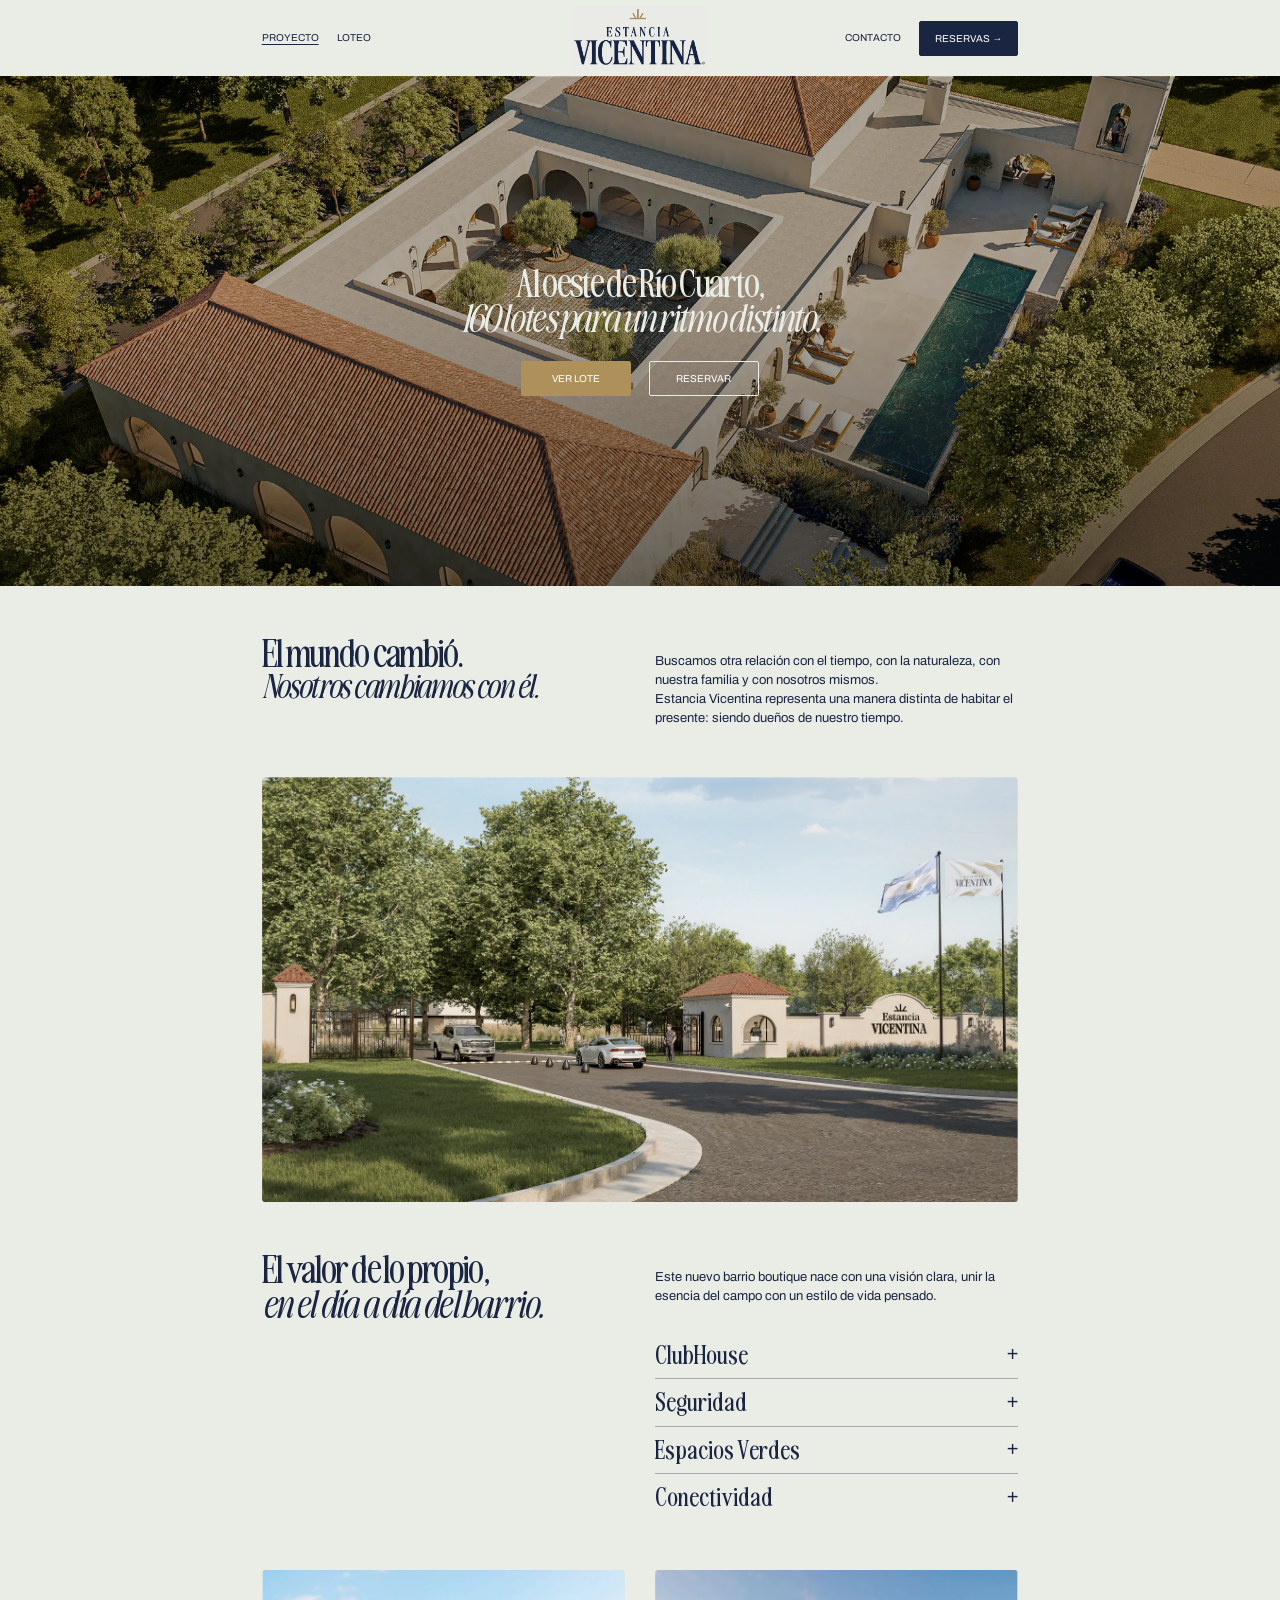
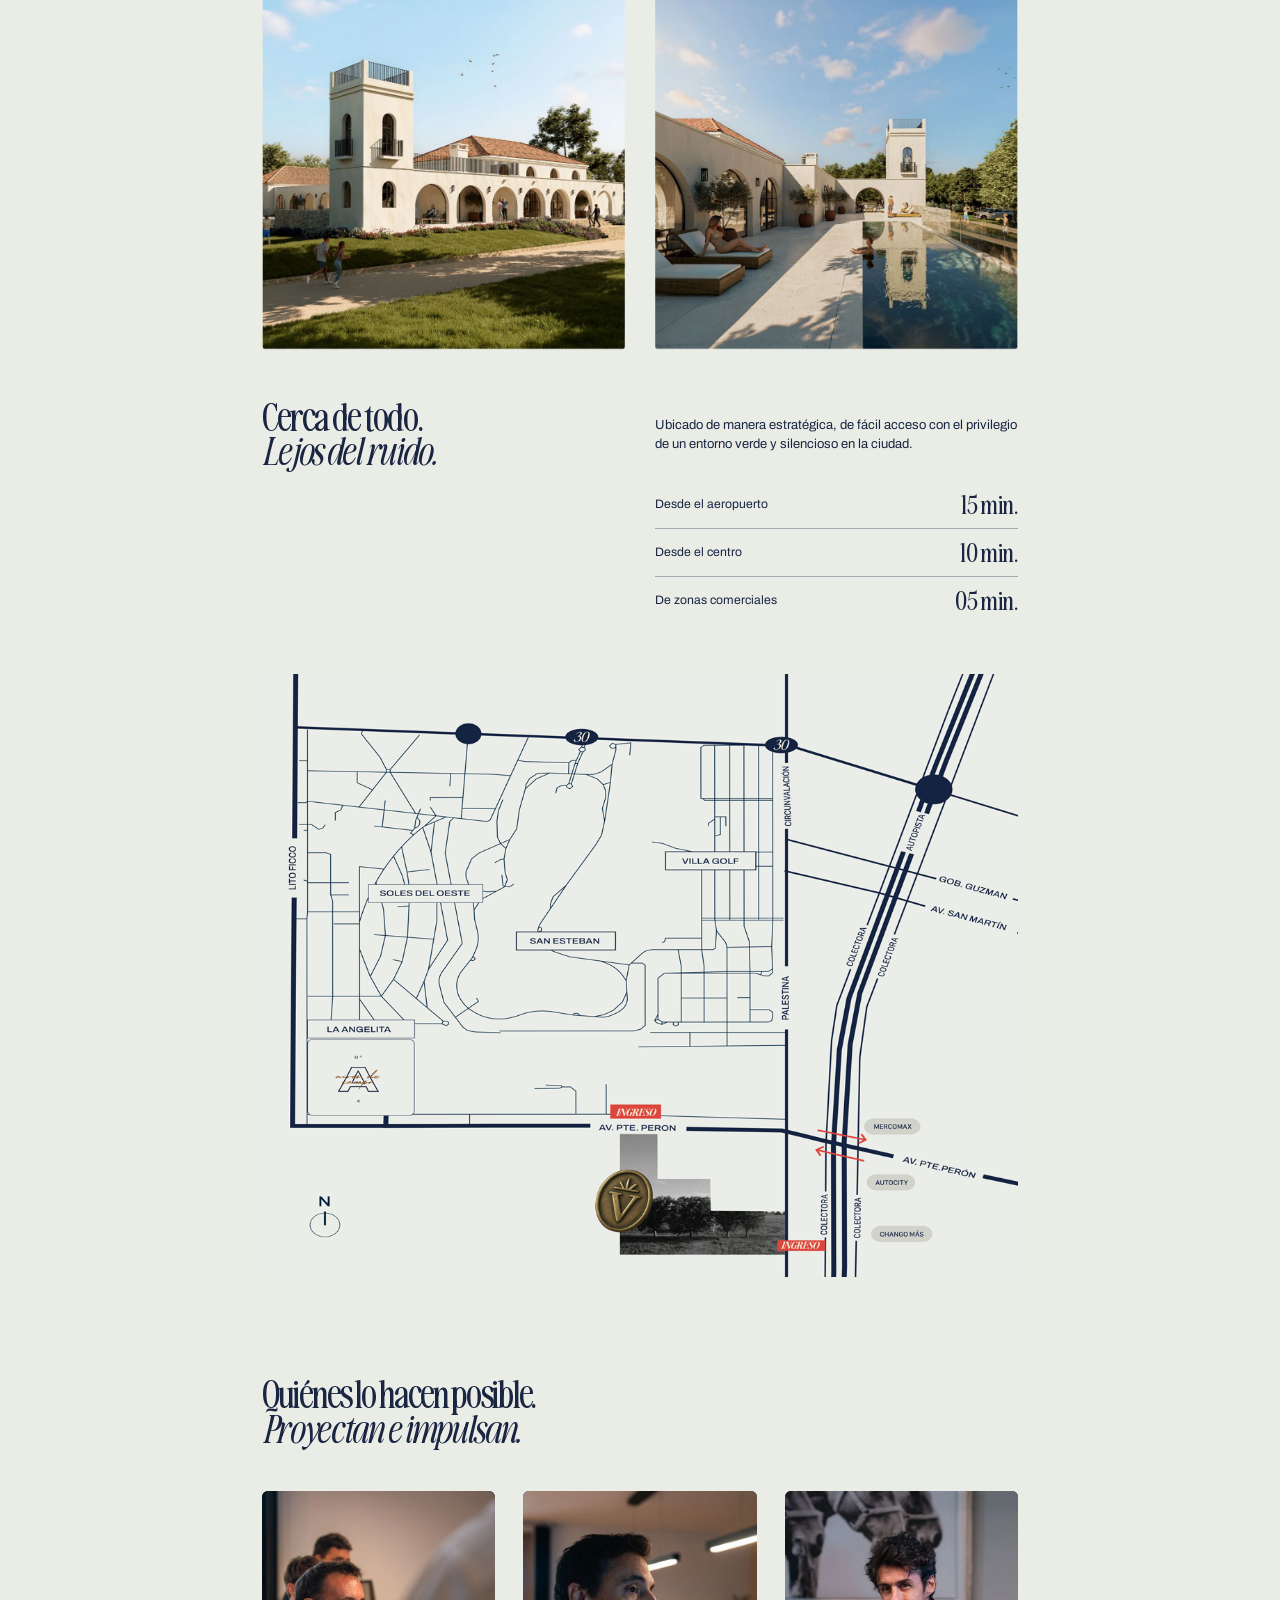
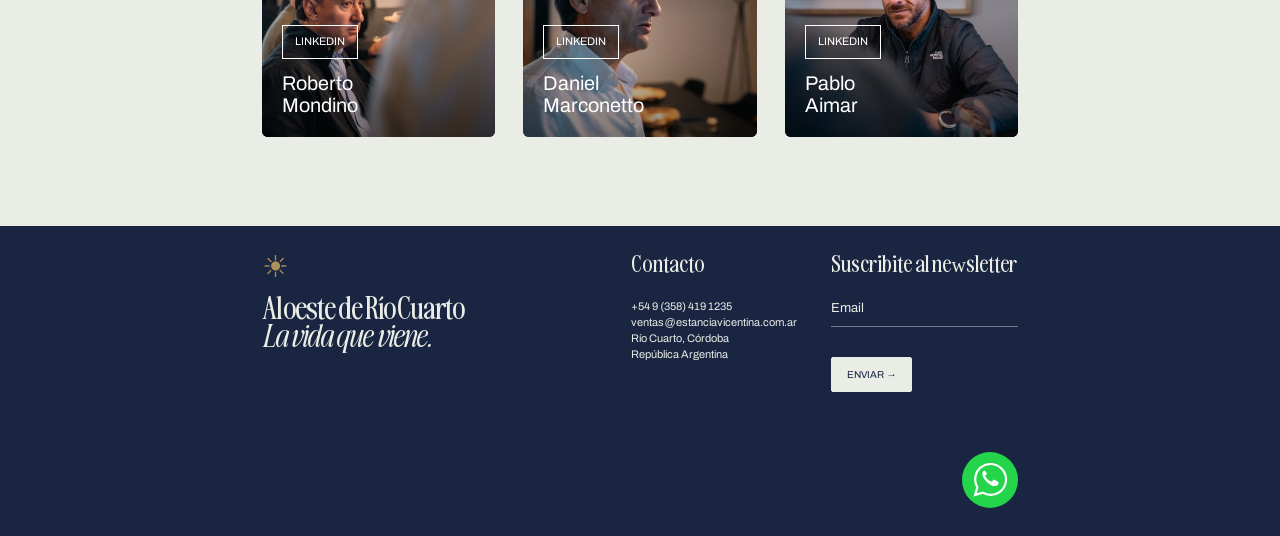
<file: estancia-vicentina/index.html>
<!doctype html>
<html lang="es-AR">
  <head>
    <meta charset="utf-8">
    <meta name="viewport" content="width=device-width, initial-scale=1">
    <title>Estancia Vicentina | La vida que viene</title>
    <meta name="description" content="Estancia Vicentina. 160 lotes al oeste de Río Cuarto, Córdoba. Conocé el proyecto, el loteo y las condiciones de pago.">
    <meta name="theme-color" content="#192541">
    <meta property="og:title" content="Estancia Vicentina | La vida que viene">
    <meta property="og:description" content="Al oeste de Río Cuarto. La vida que viene.">
    <meta property="og:type" content="website">
    <meta property="og:locale" content="es_AR">
    <meta property="og:image" content="assets/images/hero-home.webp">
    <link rel="icon" href="assets/images/logo.webp">
    <link rel="stylesheet" href="assets/css/styles.css">
    <script src="configuracion.js" defer>
    </script>
    <script src="assets/js/analytics.js" defer>
    </script>
    <script src="assets/js/app.js" defer>
    </script>
  </head>
  <body data-page="home">
    <a class="skip" href="#contenido">Saltar al contenido</a>
    <header class="site-header">
      <nav class="container nav" aria-label="Navegación principal">
        <div class="nav-left">
          <a href="index.html" data-page="home">PROYECTO</a>
          <a href="loteo.html" data-page="loteo">LOTEO</a>
        </div>
        <a class="brand" href="index.html" aria-label="Estancia Vicentina, inicio">
          <img src="assets/images/logo.webp" width="200" height="94" alt="Estancia Vicentina">
        </a>
        <div class="nav-right">
          <a href="contacto.html" data-page="contacto">CONTACTO</a>
          <a class="button" href="contacto.html#consulta" data-track="cta_click" data-label="Reservas menú">RESERVAS →</a>
        </div>
        <button class="menu-toggle" aria-expanded="false" aria-controls="mobile-menu" aria-label="Abrir menú">☰</button>
      </nav>
      <nav id="mobile-menu" class="mobile-menu" aria-label="Navegación móvil" hidden>
        <a href="index.html">Proyecto</a>
        <a href="loteo.html">Loteo</a>
        <a href="contacto.html">Contacto</a>
        <a href="contacto.html#consulta">Reservas →</a>
      </nav>
    </header>
    <main id="contenido">
      <section class="hero home-hero">
        <img src="assets/images/hero-home.webp" alt="Vista aérea del clubhouse de Estancia Vicentina" fetchpriority="high">
        <div class="hero-content">
          <h1>
            <span class="" data-content="hero">Al oeste de Río Cuarto,</span>
            <em class="" data-content="hero_italica">160 lotes para un ritmo distinto.</em>
          </h1>
          <div class="hero-actions">
            <a class="button gold" href="loteo.html" data-track="cta_click" data-label="VER LOTE">VER LOTE</a>
            <a class="button outline" href="contacto.html#consulta" data-track="cta_click" data-label="RESERVAR">RESERVAR</a>
          </div>
        </div>
      </section>
      <div class="container body-content">
        <section class="split">
          <h2>
  <span data-content="cambio">El mundo cambió.</span>
  <em class="titulo-cambio" data-content="cambio_italica">
    Nosotros cambiamos con él.
  </em>
</h2>
          <p class="" data-content="cambio_texto">Buscamos otra relación con el tiempo, con la naturaleza, con nuestra familia y con nosotros mismos.
          Estancia Vicentina representa una manera distinta de habitar el presente: siendo dueños de nuestro tiempo.</p>
        </section>
        <img class="wide" src="assets/images/ingreso.webp" alt="Portal de ingreso rodeado de árboles" loading="lazy" decoding="async">
        <section class="split">
          <h2>
            <span class="" data-content="valor">El valor de lo propio,</span>
            <em class="" data-content="valor_italica">en el día a día del barrio.</em>
          </h2>
          <div>
            <p class="" data-content="valor_texto">Este nuevo barrio boutique nace con una visión clara, unir la esencia del campo con un estilo de vida pensado.</p>
            <div class="accordion">
              <details >
                <summary>ClubHouse</summary>
                <p class="" data-content="home_club">Un lugar de encuentro para disfrutar del barrio.</p>
              </details>
              <details >
                <summary>Seguridad</summary>
                <p class="" data-content="home_seguridad">Monitoreo activo las 24 horas y control de velocidad en las calles internas.</p>
              </details>
              <details >
                <summary>Espacios Verdes</summary>
                <p class="" data-content="home_verde">Un entorno verde y silencioso para vivir el interior.</p>
              </details>
              <details >
                <summary>Conectividad</summary>
                <p class="" data-content="home_conectividad">Ubicación estratégica y de fácil acceso en Río Cuarto.</p>
              </details>
            </div>
          </div>
        </section>
        <div class="image-pair">
          <img class="wide" src="assets/images/clubhouse-vertical.webp" alt="Arquitectura del clubhouse" loading="lazy" decoding="async">
          <img class="wide" src="assets/images/piscina.webp" alt="Piscina y galería del clubhouse" loading="lazy" decoding="async">
        </div>
        <section class="split">
          <h2>
            <span class="" data-content="cerca">Cerca de todo.</span>
            <em class="" data-content="cerca_italica">Lejos del ruido.</em>
          </h2>
          <div>
            <p class="" data-content="cerca_texto">Ubicado de manera estratégica, de fácil acceso con el privilegio de un entorno verde y silencioso en la ciudad.</p>
            <dl class="distances">
              <div>
                <dt>Desde el aeropuerto</dt>
                <dd>15 min.</dd>
              </div>
              <div>
                <dt>Desde el centro</dt>
                <dd>10 min.</dd>
              </div>
              <div>
                <dt>De zonas comerciales</dt>
                <dd>05 min.</dd>
              </div>
            </dl>
          </div>
        </section>
       <img
  class="wide mapa-ubicacion"
  src="assets/images/ubicacion.webp.png"
  alt="Mapa de ubicación de Estancia Vicentina al oeste de Río Cuarto"
  loading="lazy"
  decoding="async"
>
<section class="team">
        <section class="team">
          <h2>
            <span class="" data-content="equipo">Quiénes lo hacen posible.</span>
            <em class="" data-content="equipo_italica">Proyectan e impulsan.</em>
          </h2>
          <div class="team-grid">
            <article class="person">
              <img class="portrait" src="assets/images/roberto-mondino.webp" alt="Roberto Mondino" loading="lazy" decoding="async">
              <div>
                <a class="linkedin" data-linkedin="roberto-mondino" hidden>LINKEDIN</a>
                <h3>Roberto<br>Mondino</h3>
              </div>
            </article>
            <article class="person">
              <img class="portrait" src="assets/images/daniel-marconetto.webp" alt="Daniel Marconetto" loading="lazy" decoding="async">
              <div>
                <a class="linkedin" data-linkedin="daniel-marconetto" hidden>LINKEDIN</a>
                <h3>Daniel<br>Marconetto</h3>
              </div>
            </article>
            <article class="person">
              <img class="portrait" src="assets/images/pablo-aimar.webp" alt="Pablo Aimar" loading="lazy" decoding="async">
              <div>
                <a class="linkedin" data-linkedin="pablo-aimar" hidden>LINKEDIN</a>
                <h3>Pablo<br>Aimar</h3>
              </div>
            </article>
          </div>
        </section>
      </div>
    </main>
    <footer class="site-footer">
      <div class="container">
        <div class="footer-grid">
          <div>
            <span class="sun" aria-hidden="true">☀</span>
            <h2>
              <span class="" data-content="footer_titulo">Al oeste de Río Cuarto</span>
              <em class="" data-content="footer_titulo_italica">La vida que viene.</em>
            </h2>
          </div>
          <div>
            <h3>Contacto</h3>
            <address>
              <a data-phone data-track="phone_click">
              </a>
              <a data-email data-track="email_click">
              </a>Río Cuarto, Córdoba<br>República Argentina</address>
            </div>
            <div>
              <h3>Suscribite al newsletter</h3>
              <form data-form="newsletter">
                <label class="sr-only" for="newsletter-email">Email</label>
                <input id="newsletter-email" type="email" name="email" placeholder="Email" required autocomplete="email" maxlength="254">
                <button class="button light" type="submit">ENVIAR →</button>
                <p class="form-status" role="status">
                </p>
              </form>
            </div>
          </div>
          <div class="footer-bottom">
            <div class="socials">
              <a data-social="facebook" aria-label="Facebook" hidden>f</a>
              <a data-social="instagram" aria-label="Instagram" hidden>◎</a>
              <a data-social="x" aria-label="X" hidden>𝕏</a>
            </div>
            <button class="privacy-settings" hidden>Preferencias de medición</button>
            <a class="whatsapp" data-whatsapp data-track="whatsapp_click" aria-label="Consultar por WhatsApp" target="_blank" rel="noopener noreferrer">
              <svg viewBox="0 0 32 32" aria-hidden="true">
                <path d="M26 6A14 14 0 0 0 4 23L2 30l7-2A14 14 0 0 0 26 6Z" fill="none" stroke="currentColor" stroke-width="2"/>
                  <path d="M11 8c-3 0-3 4-1 7s6 7 10 7c3 0 4-3 3-4l-4-2-2 2c-3-1-5-3-6-6l2-1Z" fill="currentColor"/>
                  </svg>
                </a>
              </div>
            </div>
          </footer>
          <div class="consent" hidden role="region" aria-label="Preferencias de medición">
            <p>¿Nos permitís medir las visitas y las consultas para mejorar nuestras campañas?</p>
            <button data-consent="granted">Aceptar</button>
            <button data-consent="denied">Rechazar</button>
          </div>
          <noscript>
            <p>Para enviar consultas desde esta página, activá JavaScript o escribinos a ventas@estanciavicentina.com.ar.</p>
          </noscript>
        </body>
      </html>
</file>
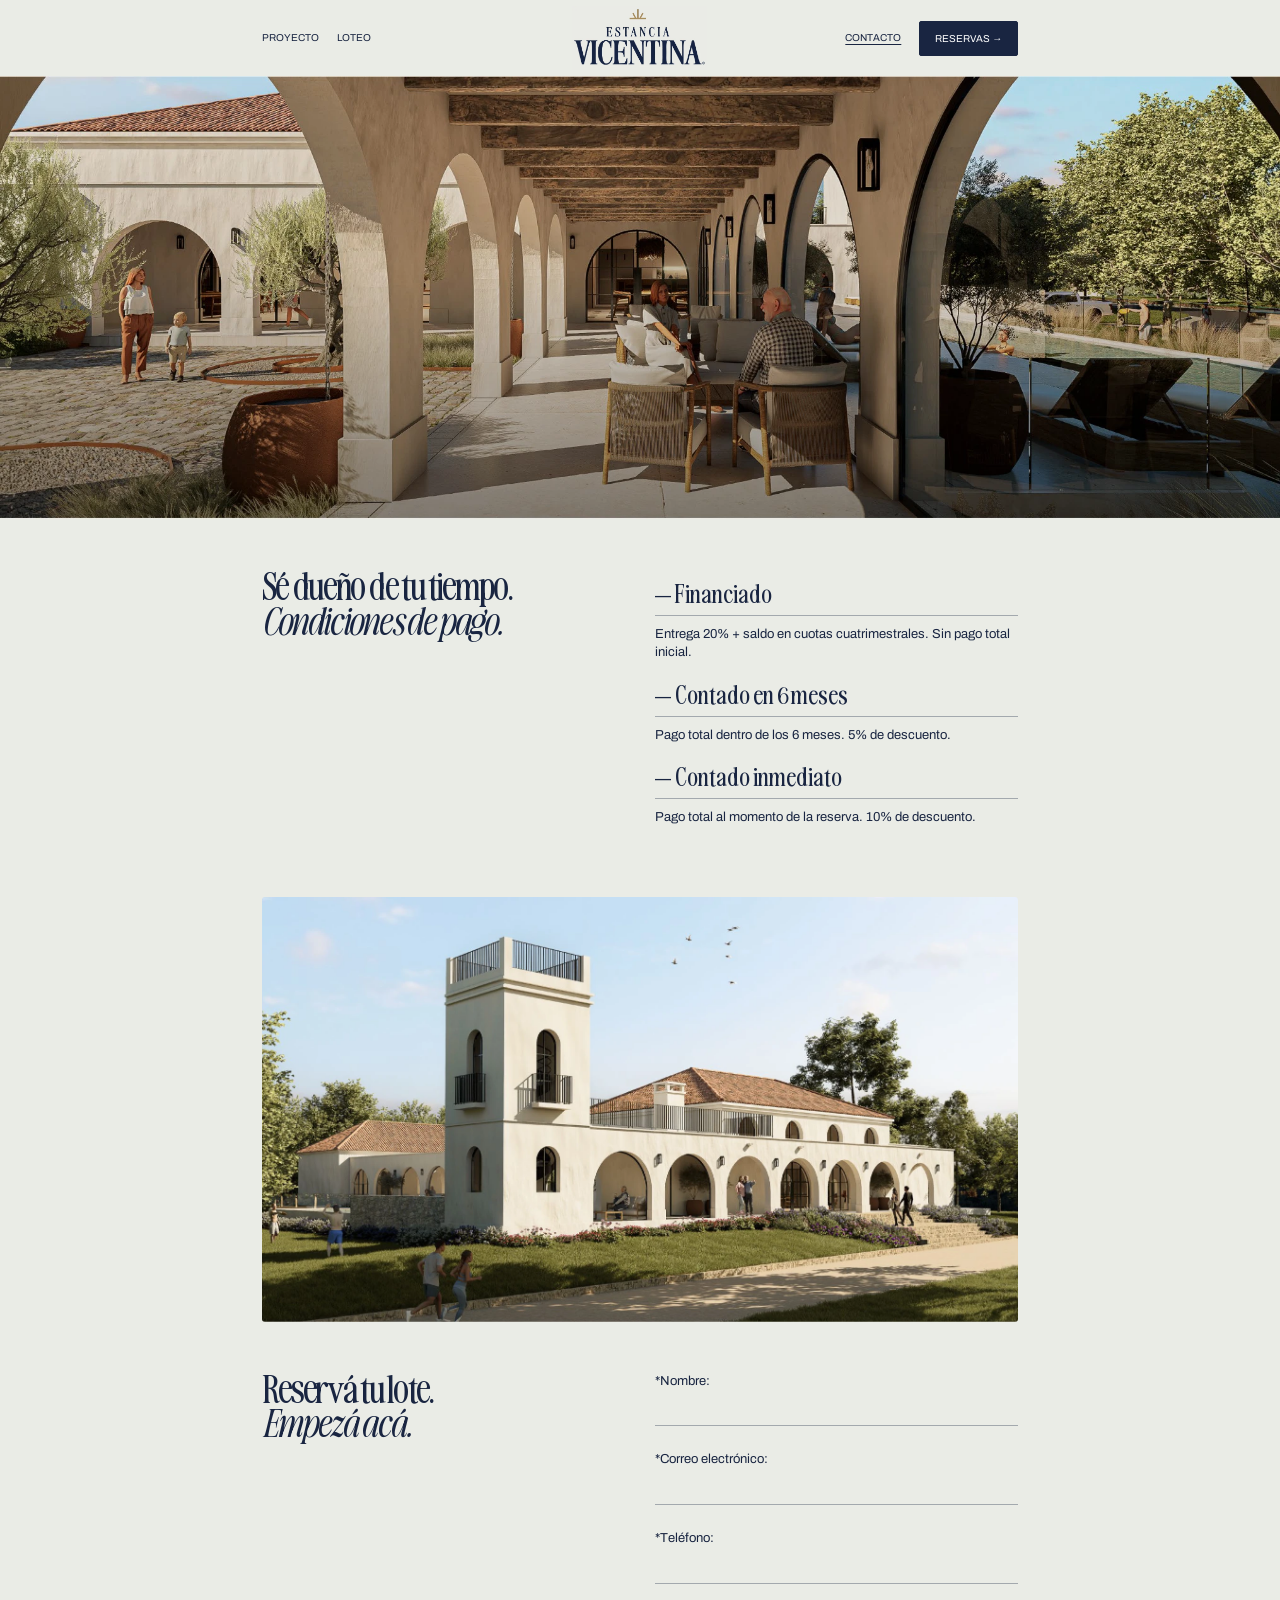
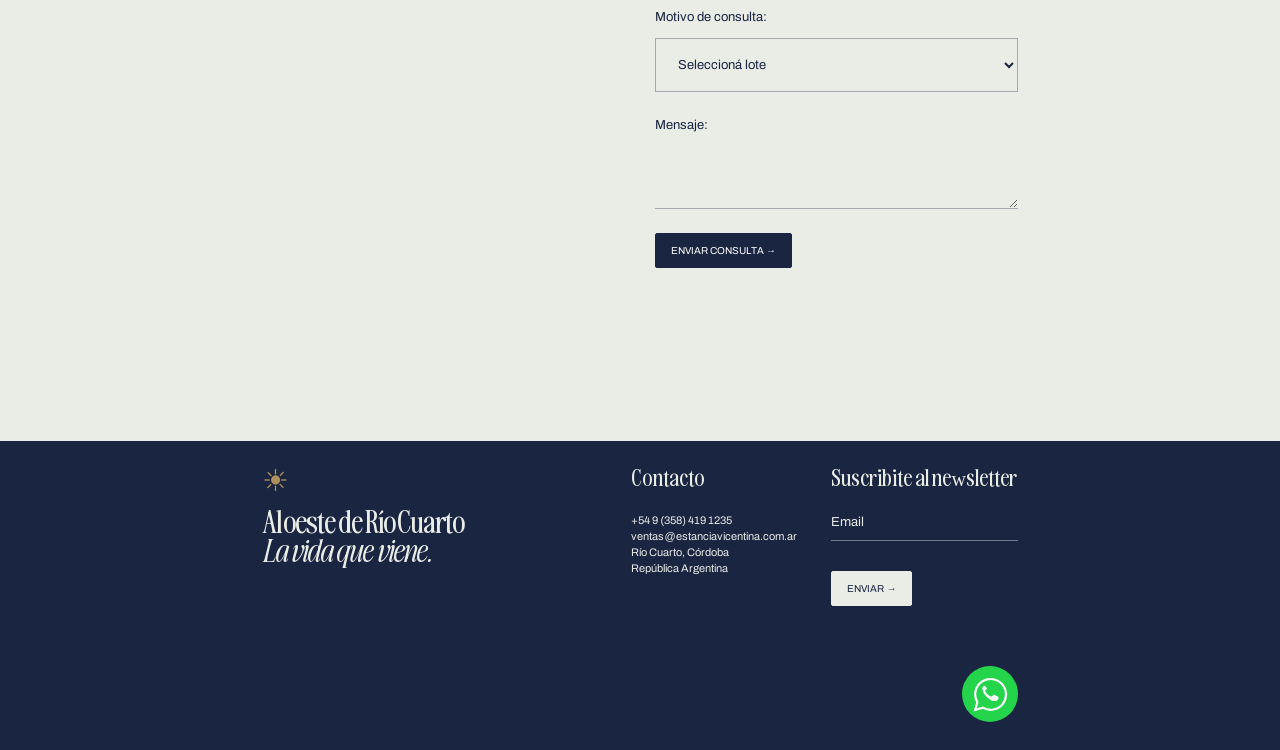
<file: estancia-vicentina/contacto.html>
<!doctype html>
<html lang="es-AR">
  <head>
    <meta charset="utf-8">
    <meta name="viewport" content="width=device-width, initial-scale=1">
    <title>Contacto y reservas | Estancia Vicentina</title>
    <meta name="description" content="Estancia Vicentina. 160 lotes al oeste de Río Cuarto, Córdoba. Conocé el proyecto, el loteo y las condiciones de pago.">
    <meta name="theme-color" content="#192541">
    <meta property="og:title" content="Contacto y reservas | Estancia Vicentina">
    <meta property="og:description" content="Al oeste de Río Cuarto. La vida que viene.">
    <meta property="og:type" content="website">
    <meta property="og:locale" content="es_AR">
    <meta property="og:image" content="assets/images/hero-home.webp">
    <link rel="icon" href="assets/images/logo.webp">
    <link rel="stylesheet" href="assets/css/styles.css">
    <script src="configuracion.js" defer>
    </script>
    <script src="assets/js/analytics.js" defer>
    </script>
    <script src="assets/js/app.js" defer>
    </script>
  </head>
  <body data-page="contacto">
    <a class="skip" href="#contenido">Saltar al contenido</a>
    <header class="site-header">
      <nav class="container nav" aria-label="Navegación principal">
        <div class="nav-left">
          <a href="index.html" data-page="home">PROYECTO</a>
          <a href="loteo.html" data-page="loteo">LOTEO</a>
        </div>
        <a class="brand" href="index.html" aria-label="Estancia Vicentina, inicio">
          <img src="assets/images/logo.webp" width="200" height="94" alt="Estancia Vicentina">
        </a>
        <div class="nav-right">
          <a href="contacto.html" data-page="contacto">CONTACTO</a>
          <a class="button" href="contacto.html#consulta" data-track="cta_click" data-label="Reservas menú">RESERVAS →</a>
        </div>
        <button class="menu-toggle" aria-expanded="false" aria-controls="mobile-menu" aria-label="Abrir menú">☰</button>
      </nav>
      <nav id="mobile-menu" class="mobile-menu" aria-label="Navegación móvil" hidden>
        <a href="index.html">Proyecto</a>
        <a href="loteo.html">Loteo</a>
        <a href="contacto.html">Contacto</a>
        <a href="contacto.html#consulta">Reservas →</a>
      </nav>
    </header>
    <main id="contenido">
      <section class="hero">
        <img class="hero-image" src="assets/images/hero-contacto.webp" alt="Galería del clubhouse" loading="lazy" decoding="async">
      </section>
      <div class="container body-content">
        <section class="split">
          <h1>
            <span class="" data-content="pago">Sé dueño de tu tiempo.</span>
            <em class="" data-content="pago_italica">Condiciones de pago.</em>
          </h1>
          <div class="payment">
            <h3 class="" data-content="financiado_titulo">— Financiado</h3>
            <p class="" data-content="financiado">Entrega 20% + saldo en cuotas cuatrimestrales. Sin pago total inicial.</p>
            <h3 class="" data-content="seis_titulo">— Contado en 6 meses</h3>
            <p class="" data-content="seis">Pago total dentro de los 6 meses. 5% de descuento.</p>
            <h3 class="" data-content="contado_titulo">— Contado inmediato</h3>
            <p class="" data-content="contado">Pago total al momento de la reserva. 10% de descuento.</p>
          </div>
        </section>
        <img class="wide" src="assets/images/clubhouse.webp" alt="Clubhouse de Estancia Vicentina" loading="lazy" decoding="async">
        <section class="split" id="consulta">
          <h2>
            <span class="" data-content="reserva">Reservá tu lote.</span>
            <em class="" data-content="reserva_italica">Empezá acá.</em>
          </h2>
          <form data-form="contacto" class="contact-form">
            <label>*Nombre:<input name="nombre" required autocomplete="name" maxlength="100">
          </label>
          <label>*Correo electrónico:<input type="email" name="email" required autocomplete="email" maxlength="254">
        </label>
        <label>*Teléfono:<input type="tel" name="telefono" required autocomplete="tel" minlength="6" maxlength="30">
      </label>
      <label>Motivo de consulta:<select name="lote">
      <option value="">Seleccioná lote</option>
      <option value="origen">Lotes Origen</option>
      <option value="encuentro">Lotes Encuentro</option>
      <option value="reserva">Lotes Reserva</option>
      <option value="general">Consulta general</option>
    </select>
  </label>
  <label>Mensaje:<textarea name="mensaje" rows="3" maxlength="3000">
</textarea>
</label>
<div class="honeypot" aria-hidden="true">
  <label>No completar<input name="website" tabindex="-1" autocomplete="off">
</label>
</div>
<button class="button" type="submit">ENVIAR CONSULTA →</button>
<p class="form-status" role="status">
</p>
</form>
</section>
</div>
</main>
<footer class="site-footer">
  <div class="container">
    <div class="footer-grid">
      <div>
        <span class="sun" aria-hidden="true">☀</span>
        <h2>
          <span class="" data-content="footer_titulo">Al oeste de Río Cuarto</span>
          <em class="" data-content="footer_titulo_italica">La vida que viene.</em>
        </h2>
      </div>
      <div>
        <h3>Contacto</h3>
        <address>
          <a data-phone data-track="phone_click">
          </a>
          <a data-email data-track="email_click">
          </a>Río Cuarto, Córdoba<br>República Argentina</address>
        </div>
        <div>
          <h3>Suscribite al newsletter</h3>
          <form data-form="newsletter">
            <label class="sr-only" for="newsletter-email">Email</label>
            <input id="newsletter-email" type="email" name="email" placeholder="Email" required autocomplete="email" maxlength="254">
            <button class="button light" type="submit">ENVIAR →</button>
            <p class="form-status" role="status">
            </p>
          </form>
        </div>
      </div>
      <div class="footer-bottom">
        <div class="socials">
          <a data-social="facebook" aria-label="Facebook" hidden>f</a>
          <a data-social="instagram" aria-label="Instagram" hidden>◎</a>
          <a data-social="x" aria-label="X" hidden>𝕏</a>
        </div>
        <button class="privacy-settings" hidden>Preferencias de medición</button>
        <a class="whatsapp" data-whatsapp data-track="whatsapp_click" aria-label="Consultar por WhatsApp" target="_blank" rel="noopener noreferrer">
          <svg viewBox="0 0 32 32" aria-hidden="true">
            <path d="M26 6A14 14 0 0 0 4 23L2 30l7-2A14 14 0 0 0 26 6Z" fill="none" stroke="currentColor" stroke-width="2"/>
              <path d="M11 8c-3 0-3 4-1 7s6 7 10 7c3 0 4-3 3-4l-4-2-2 2c-3-1-5-3-6-6l2-1Z" fill="currentColor"/>
              </svg>
            </a>
          </div>
        </div>
      </footer>
      <div class="consent" hidden role="region" aria-label="Preferencias de medición">
        <p>¿Nos permitís medir las visitas y las consultas para mejorar nuestras campañas?</p>
        <button data-consent="granted">Aceptar</button>
        <button data-consent="denied">Rechazar</button>
      </div>
      <noscript>
        <p>Para enviar consultas desde esta página, activá JavaScript o escribinos a ventas@estanciavicentina.com.ar.</p>
      </noscript>
    </body>
  </html>
</file>
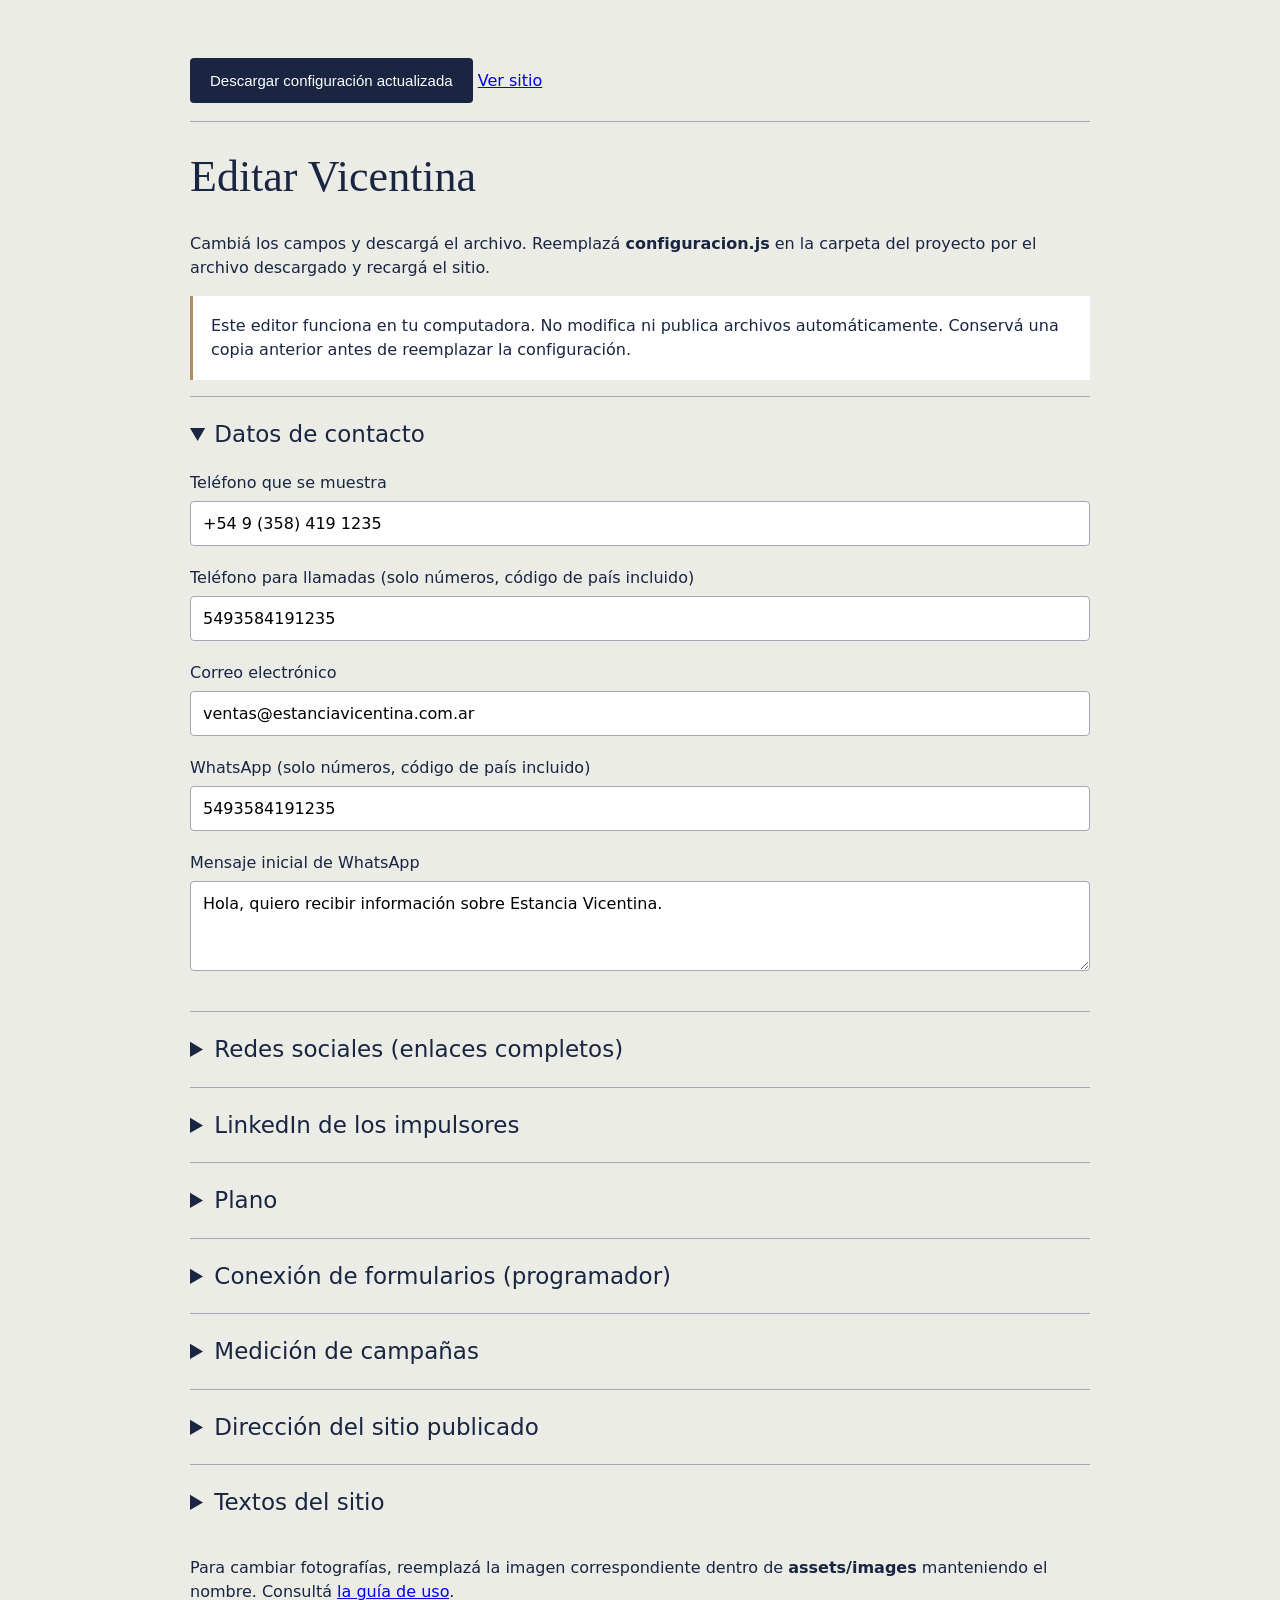
<file: estancia-vicentina/EDITOR.html>
<!doctype html>
<html lang="es-AR">
  <head>
    <meta charset="utf-8">
    <meta name="viewport" content="width=device-width,initial-scale=1">
    <meta name="robots" content="noindex,nofollow">
    <title>Editor de contenidos | Vicentina</title>
    <style>body{font:16px/1.5 system-ui,sans-serif;background:#eaece5;color:#192541;max-width:900px;margin:40px auto;padding:0 24px}h1{font:44px Georgia}h2{font-size:24px}details{border-top:1px solid #a3a9ae;padding:20px 0}summary{cursor:pointer;font-size:23px}label{display:block;margin:20px 0}input:not([type=checkbox]),textarea{display:block;box-sizing:border-box;width:100%;padding:12px;border:1px solid #a3a9ae;border-radius:4px;font:16px system-ui;margin-top:6px;background:#fff}textarea{min-height:90px}button,.link{background:#192541;color:white;padding:14px 20px;border:0;border-radius:4px;text-decoration:none;cursor:pointer;font-size:15px}header{position:sticky;top:0;background:#eaece5;padding:18px 0;border-bottom:1px solid #a3a9ae;z-index:2}small{display:block;color:#5a6170}.notice{padding:18px;background:white;border-left:3px solid #ae915a}#status{font-weight:600}</style>
    <script src="configuracion.js" defer>
    </script>
    <script src="assets/js/editor.js" defer>
    </script>
  </head>
  <body>
    <header>
      <button id="save">Descargar configuración actualizada</button>
      <a href="index.html" target="_blank">Ver sitio</a>
    </header>
    <h1>Editar Vicentina</h1>
    <p>Cambiá los campos y descargá el archivo. Reemplazá <strong>configuracion.js</strong> en la carpeta del proyecto por el archivo descargado y recargá el sitio.</p>
    <p class="notice">Este editor funciona en tu computadora. No modifica ni publica archivos automáticamente. Conservá una copia anterior antes de reemplazar la configuración.</p>
    <div id="fields">
    </div>
    <p id="status" role="status">
    </p>
    <p>Para cambiar fotografías, reemplazá la imagen correspondiente dentro de <strong>assets/images</strong> manteniendo el nombre. Consultá <a href="LEEME.html">la guía de uso</a>.</p>
  </body>
</html>
</file>
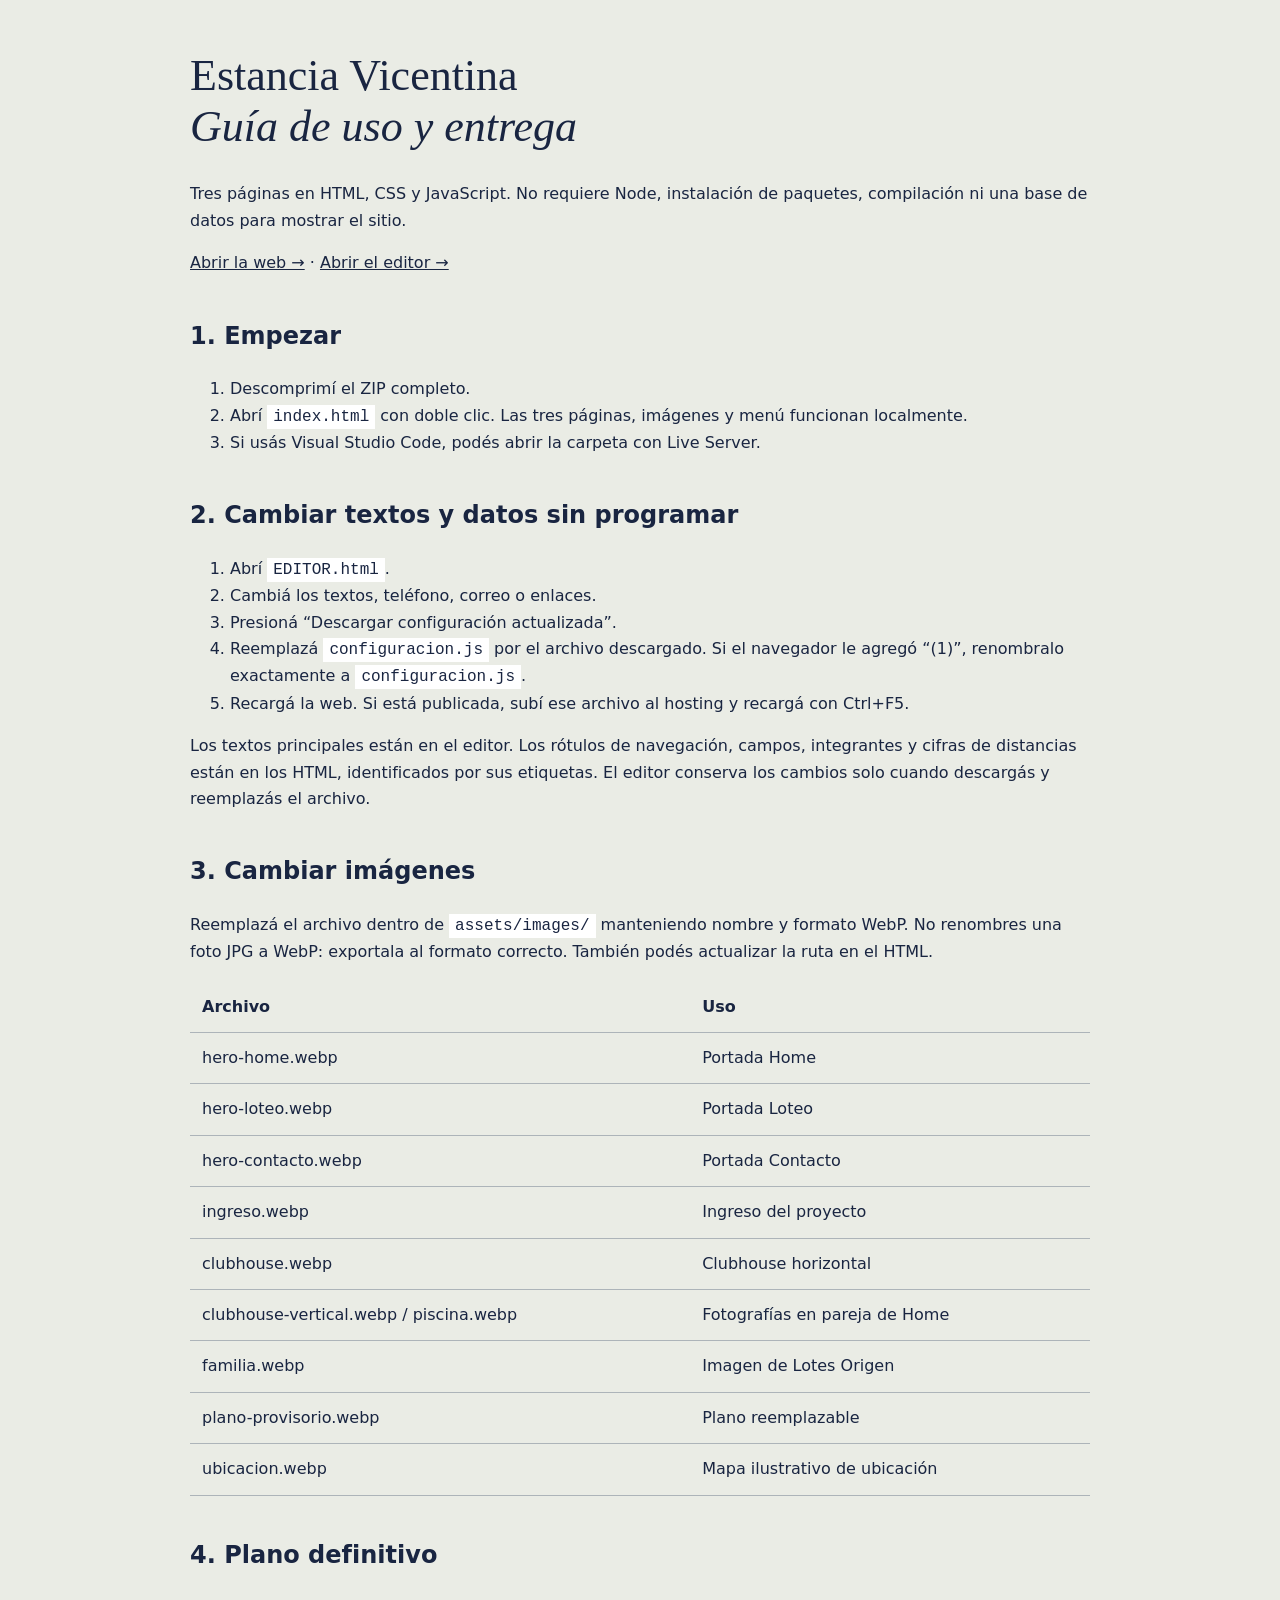
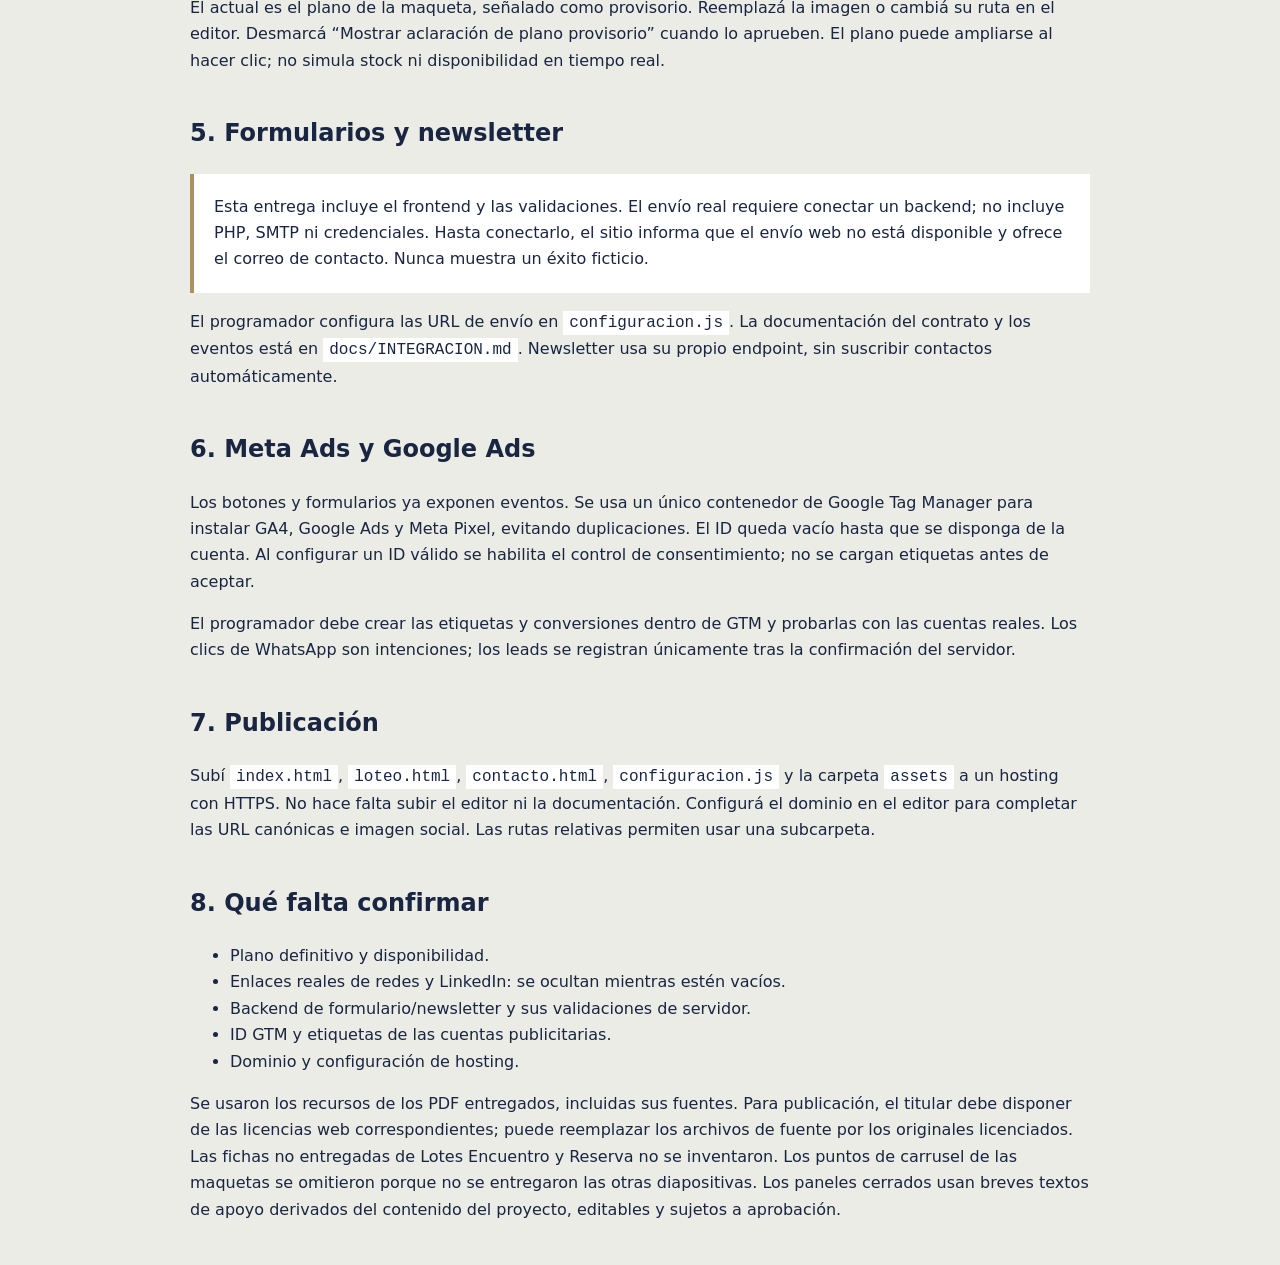
<file: estancia-vicentina/LEEME.html>
<!doctype html>
<html lang="es-AR">
  <head>
    <meta charset="utf-8">
    <meta name="viewport" content="width=device-width,initial-scale=1">
    <meta name="robots" content="noindex,nofollow">
    <title>Guía de uso — Estancia Vicentina</title>
    <style>body{font:16px/1.65 system-ui;color:#192541;background:#eaece5;max-width:900px;margin:50px auto;padding:0 25px}h1{font:44px Georgia}h2{margin-top:40px}a{color:inherit}code{background:white;padding:3px 6px}table{border-collapse:collapse;width:100%}td,th{text-align:left;border-bottom:1px solid #adb4b9;padding:12px}aside{background:#fff;padding:20px;border-left:4px solid #ae915a}</style>
  </head>
  <body>
    <h1>Estancia Vicentina<br>
    <i>Guía de uso y entrega</i>
  </h1>
  <p>Tres páginas en HTML, CSS y JavaScript. No requiere Node, instalación de paquetes, compilación ni una base de datos para mostrar el sitio.</p>
  <p>
    <a href="index.html">Abrir la web →</a> · <a href="EDITOR.html">Abrir el editor →</a>
  </p>
  <h2>1. Empezar</h2>
  <ol>
    <li>Descomprimí el ZIP completo.</li>
    <li>Abrí <code>index.html</code> con doble clic. Las tres páginas, imágenes y menú funcionan localmente.</li>
    <li>Si usás Visual Studio Code, podés abrir la carpeta con Live Server.</li>
  </ol>
  <h2>2. Cambiar textos y datos sin programar</h2>
  <ol>
    <li>Abrí <code>EDITOR.html</code>.</li>
    <li>Cambiá los textos, teléfono, correo o enlaces.</li>
    <li>Presioná “Descargar configuración actualizada”.</li>
    <li>Reemplazá <code>configuracion.js</code> por el archivo descargado. Si el navegador le agregó “(1)”, renombralo exactamente a <code>configuracion.js</code>.</li>
    <li>Recargá la web. Si está publicada, subí ese archivo al hosting y recargá con Ctrl+F5.</li>
  </ol>
  <p>Los textos principales están en el editor. Los rótulos de navegación, campos, integrantes y cifras de distancias están en los HTML, identificados por sus etiquetas. El editor conserva los cambios solo cuando descargás y reemplazás el archivo.</p>
  <h2>3. Cambiar imágenes</h2>
  <p>Reemplazá el archivo dentro de <code>assets/images/</code> manteniendo nombre y formato WebP. No renombres una foto JPG a WebP: exportala al formato correcto. También podés actualizar la ruta en el HTML.</p>
  <table>
    <tr>
      <th>Archivo</th>
      <th>Uso</th>
    </tr>
    <tr>
      <td>hero-home.webp</td>
      <td>Portada Home</td>
    </tr>
    <tr>
      <td>hero-loteo.webp</td>
      <td>Portada Loteo</td>
    </tr>
    <tr>
      <td>hero-contacto.webp</td>
      <td>Portada Contacto</td>
    </tr>
    <tr>
      <td>ingreso.webp</td>
      <td>Ingreso del proyecto</td>
    </tr>
    <tr>
      <td>clubhouse.webp</td>
      <td>Clubhouse horizontal</td>
    </tr>
    <tr>
      <td>clubhouse-vertical.webp / piscina.webp</td>
      <td>Fotografías en pareja de Home</td>
    </tr>
    <tr>
      <td>familia.webp</td>
      <td>Imagen de Lotes Origen</td>
    </tr>
    <tr>
      <td>plano-provisorio.webp</td>
      <td>Plano reemplazable</td>
    </tr>
    <tr>
      <td>ubicacion.webp</td>
      <td>Mapa ilustrativo de ubicación</td>
    </tr>
  </table>
  <h2>4. Plano definitivo</h2>
  <p>El actual es el plano de la maqueta, señalado como provisorio. Reemplazá la imagen o cambiá su ruta en el editor. Desmarcá “Mostrar aclaración de plano provisorio” cuando lo aprueben. El plano puede ampliarse al hacer clic; no simula stock ni disponibilidad en tiempo real.</p>
  <h2>5. Formularios y newsletter</h2>
  <aside>Esta entrega incluye el frontend y las validaciones. El envío real requiere conectar un backend; no incluye PHP, SMTP ni credenciales. Hasta conectarlo, el sitio informa que el envío web no está disponible y ofrece el correo de contacto. Nunca muestra un éxito ficticio.</aside>
  <p>El programador configura las URL de envío en <code>configuracion.js</code>. La documentación del contrato y los eventos está en <code>docs/INTEGRACION.md</code>. Newsletter usa su propio endpoint, sin suscribir contactos automáticamente.</p>
  <h2>6. Meta Ads y Google Ads</h2>
  <p>Los botones y formularios ya exponen eventos. Se usa un único contenedor de Google Tag Manager para instalar GA4, Google Ads y Meta Pixel, evitando duplicaciones. El ID queda vacío hasta que se disponga de la cuenta. Al configurar un ID válido se habilita el control de consentimiento; no se cargan etiquetas antes de aceptar.</p>
  <p>El programador debe crear las etiquetas y conversiones dentro de GTM y probarlas con las cuentas reales. Los clics de WhatsApp son intenciones; los leads se registran únicamente tras la confirmación del servidor.</p>
  <h2>7. Publicación</h2>
  <p>Subí <code>index.html</code>, <code>loteo.html</code>, <code>contacto.html</code>, <code>configuracion.js</code> y la carpeta <code>assets</code> a un hosting con HTTPS. No hace falta subir el editor ni la documentación. Configurá el dominio en el editor para completar las URL canónicas e imagen social. Las rutas relativas permiten usar una subcarpeta.</p>
  <h2>8. Qué falta confirmar</h2>
  <ul>
    <li>Plano definitivo y disponibilidad.</li>
    <li>Enlaces reales de redes y LinkedIn: se ocultan mientras estén vacíos.</li>
    <li>Backend de formulario/newsletter y sus validaciones de servidor.</li>
    <li>ID GTM y etiquetas de las cuentas publicitarias.</li>
    <li>Dominio y configuración de hosting.</li>
  </ul>
  <p>Se usaron los recursos de los PDF entregados, incluidas sus fuentes. Para publicación, el titular debe disponer de las licencias web correspondientes; puede reemplazar los archivos de fuente por los originales licenciados. Las fichas no entregadas de Lotes Encuentro y Reserva no se inventaron. Los puntos de carrusel de las maquetas se omitieron porque no se entregaron las otras diapositivas. Los paneles cerrados usan breves textos de apoyo derivados del contenido del proyecto, editables y sujetos a aprobación.</p>
</body>
</html>
</file>
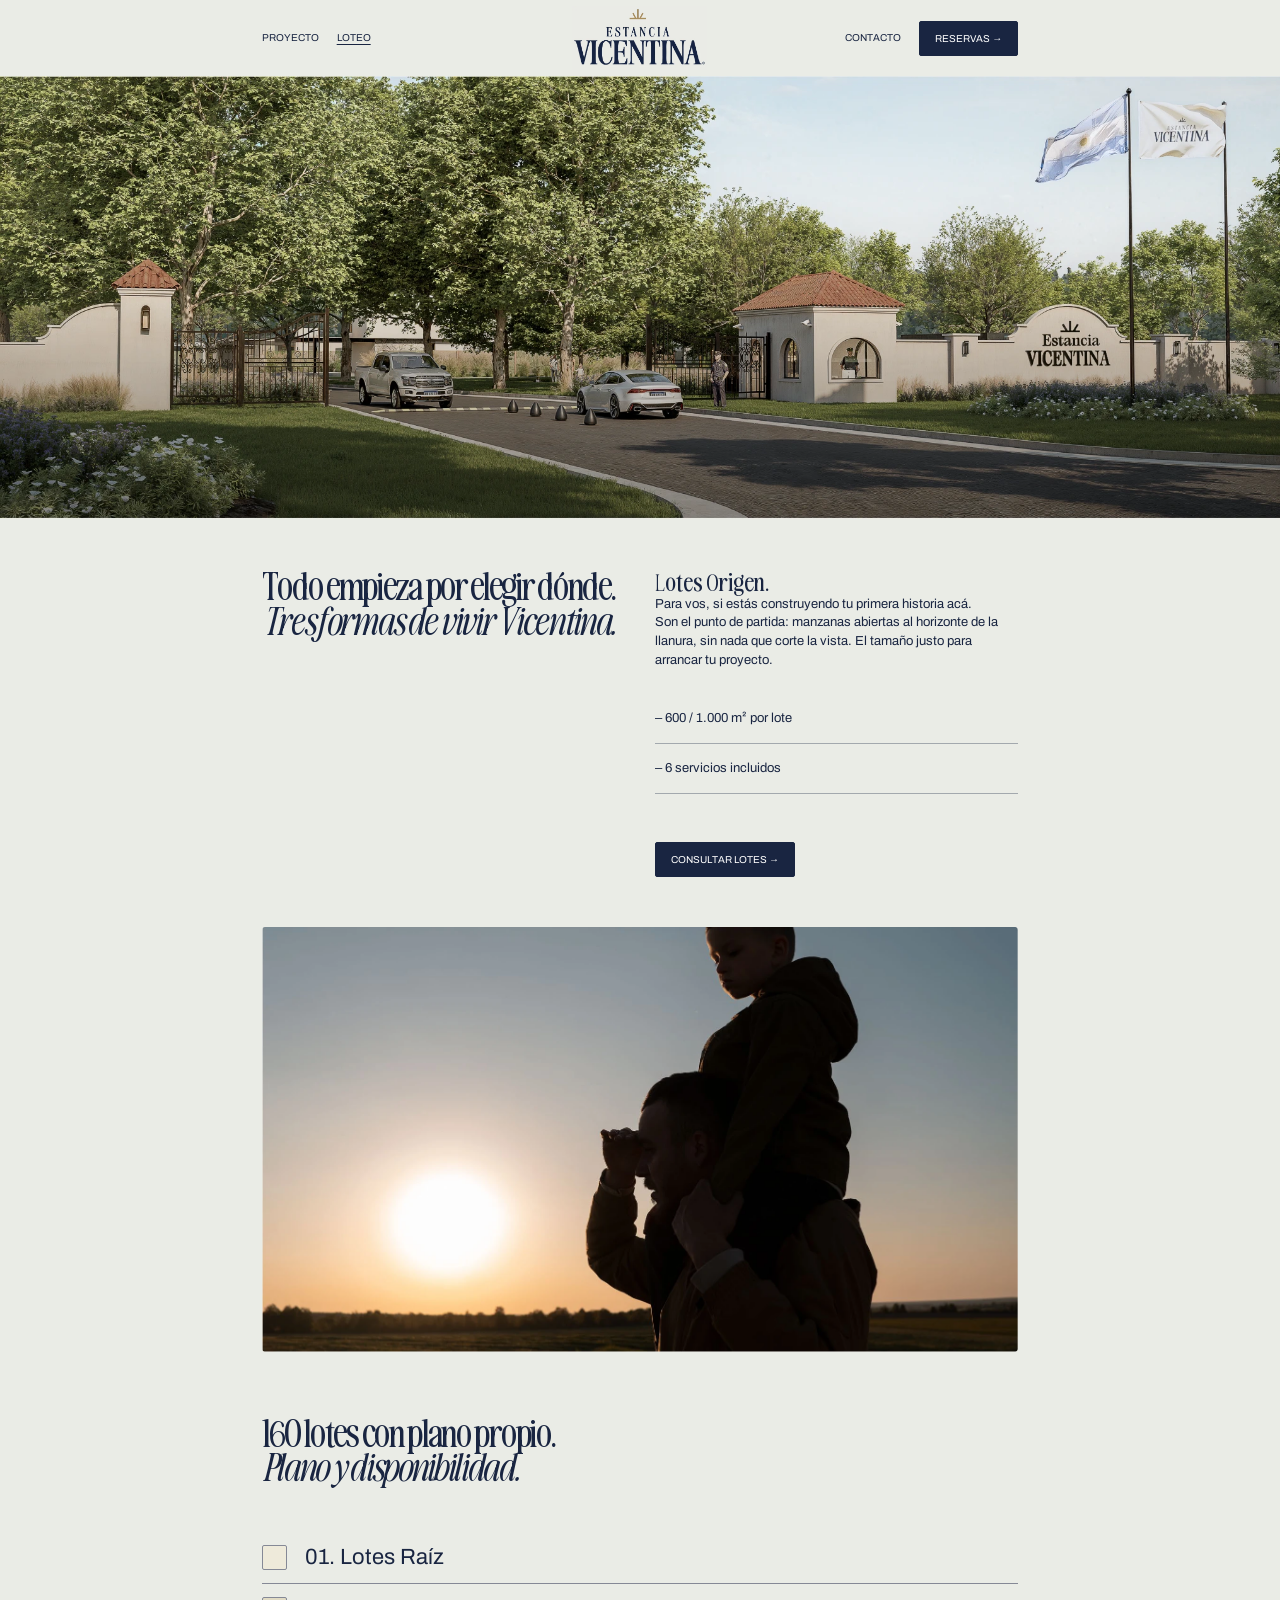
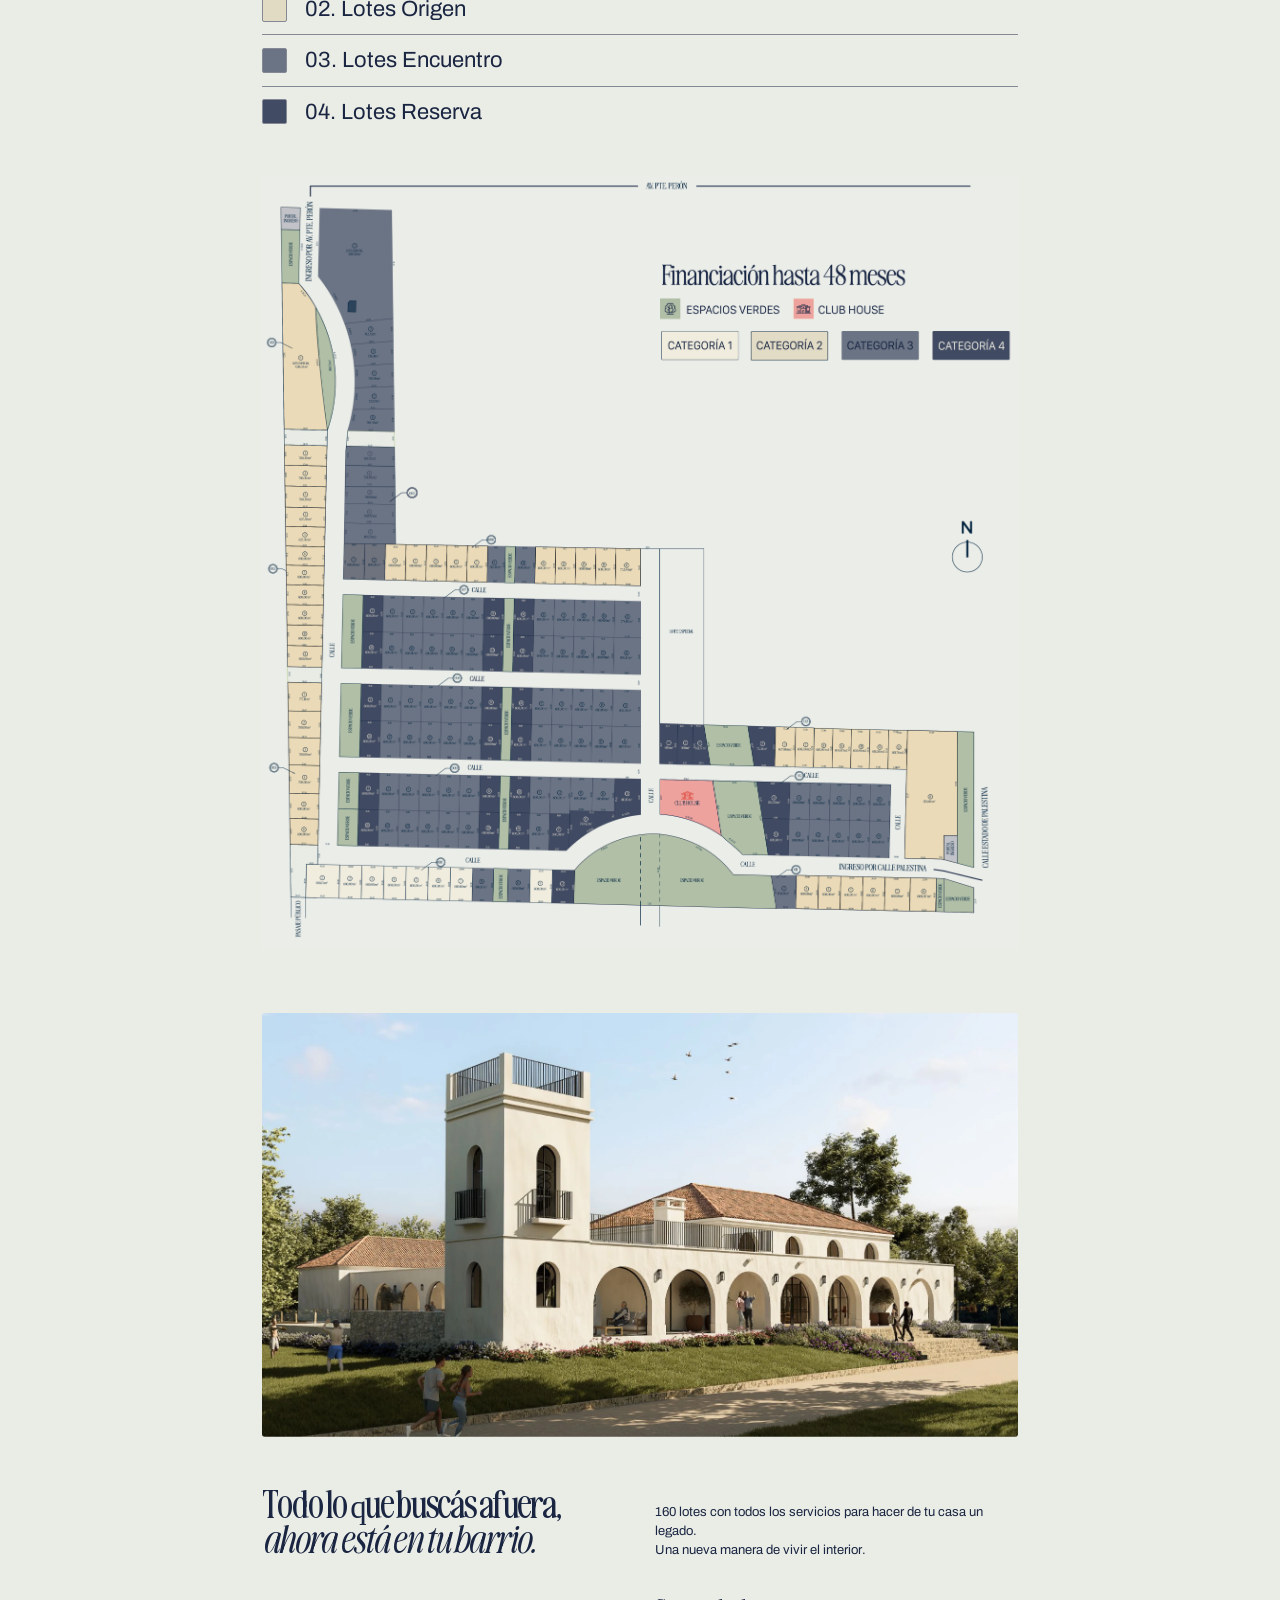
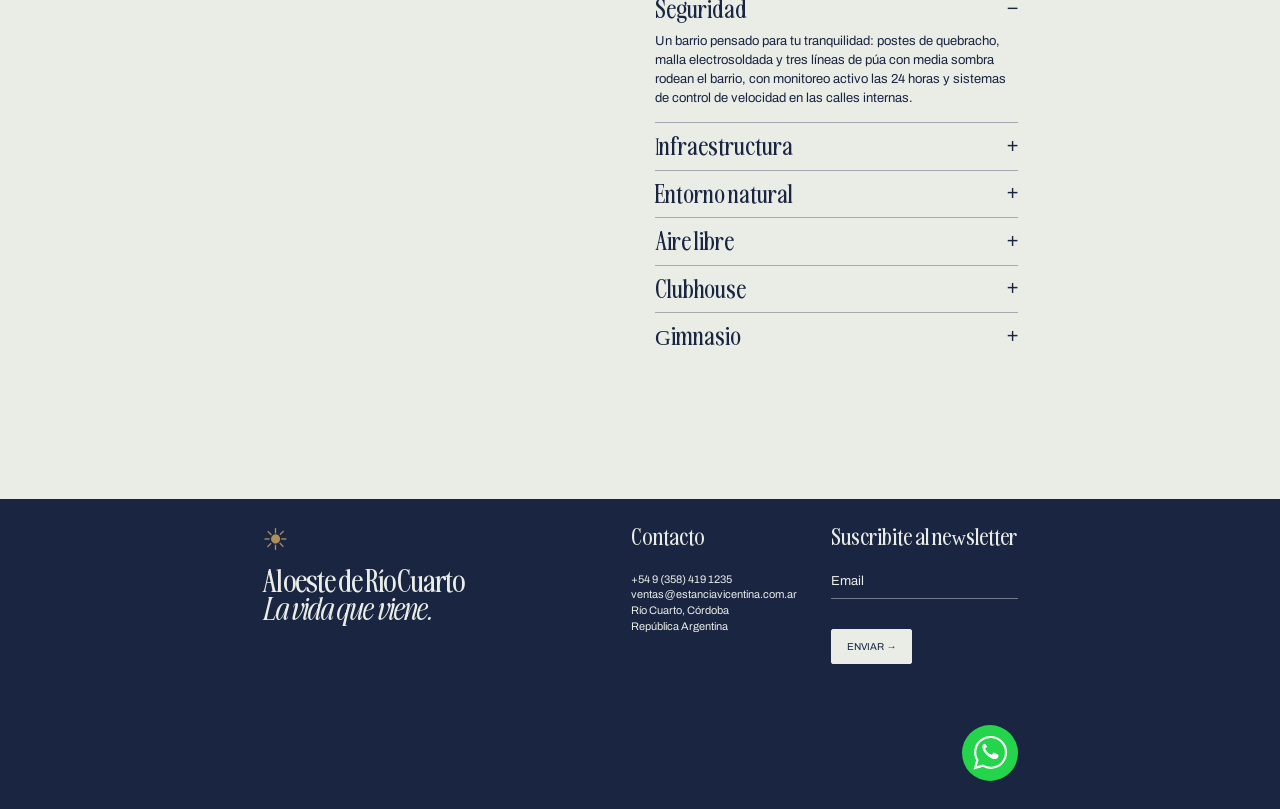
<file: estancia-vicentina/loteo.html>
<!doctype html>
<html lang="es-AR">
  <head>
    <meta charset="utf-8">
    <meta name="viewport" content="width=device-width, initial-scale=1">
    <title>Loteo | Estancia Vicentina</title>
    <meta name="description" content="Estancia Vicentina. 160 lotes al oeste de Río Cuarto, Córdoba. Conocé el proyecto, el loteo y las condiciones de pago.">
    <meta name="theme-color" content="#192541">
    <meta property="og:title" content="Loteo | Estancia Vicentina">
    <meta property="og:description" content="Al oeste de Río Cuarto. La vida que viene.">
    <meta property="og:type" content="website">
    <meta property="og:locale" content="es_AR">
    <meta property="og:image" content="assets/images/hero-home.webp">
    <link rel="icon" href="assets/images/logo.webp">
    <link rel="stylesheet" href="assets/css/styles.css">
    <script src="configuracion.js" defer>
    </script>
    <script src="assets/js/analytics.js" defer>
    </script>
    <script src="assets/js/app.js" defer>
    </script>
  </head>
  <body data-page="loteo">
    <a class="skip" href="#contenido">Saltar al contenido</a>
    <header class="site-header">
      <nav class="container nav" aria-label="Navegación principal">
        <div class="nav-left">
          <a href="index.html" data-page="home">PROYECTO</a>
          <a href="loteo.html" data-page="loteo">LOTEO</a>
        </div>
        <a class="brand" href="index.html" aria-label="Estancia Vicentina, inicio">
          <img src="assets/images/logo.webp" width="200" height="94" alt="Estancia Vicentina">
        </a>
        <div class="nav-right">
          <a href="contacto.html" data-page="contacto">CONTACTO</a>
          <a class="button" href="contacto.html#consulta" data-track="cta_click" data-label="Reservas menú">RESERVAS →</a>
        </div>
        <button class="menu-toggle" aria-expanded="false" aria-controls="mobile-menu" aria-label="Abrir menú">☰</button>
      </nav>
      <nav id="mobile-menu" class="mobile-menu" aria-label="Navegación móvil" hidden>
        <a href="index.html">Proyecto</a>
        <a href="loteo.html">Loteo</a>
        <a href="contacto.html">Contacto</a>
        <a href="contacto.html#consulta">Reservas →</a>
      </nav>
    </header>
    <main id="contenido">
      <section class="hero">
        <img class="hero-image" src="assets/images/hero-loteo.webp" alt="Acceso principal de Estancia Vicentina" loading="lazy" decoding="async">
      </section>
      <div class="container body-content">
        <section class="split">
          <h1>
            <span class="" data-content="loteo">Todo empieza por elegir dónde.</span>
            <em class="" data-content="loteo_italica">Tres formas de vivir Vicentina.</em>
          </h1>
          <div>
            <h3 class="" data-content="origen_titulo">Lotes Origen.</h3>
            <p class="" data-content="origen_texto">Para vos, si estás construyendo tu primera historia acá.
            Son el punto de partida: manzanas abiertas al horizonte de la llanura, sin nada que corte la vista. El tamaño justo para arrancar tu proyecto.</p>
            <ul class="specs">
              <li>– 600 / 1.000 m² por lote</li>
              <li>– 6 servicios incluidos</li>
            </ul>
            <a class="button " href="contacto.html?lote=origen#consulta" data-track="cta_click" data-label="CONSULTAR LOTES →">CONSULTAR LOTES →</a>
          </div>
        </section>
        <img class="wide" src="assets/images/familia.webp" alt="Padre e hijo disfrutando del atardecer" loading="lazy" decoding="async">
        <section class="plan">
          <h2>
            <span class="" data-content="plano">160 lotes con plano propio.</span>
            <em class="" data-content="plano_italica">Plano y disponibilidad.</em>
          </h2>
<div class="leyenda-lotes" aria-label="Categorías de lotes">
  <div class="leyenda-lotes__fila">
    <span class="leyenda-lotes__color lote-raiz"></span>
    <span>01. Lotes Raíz</span>
  </div>

  <div class="leyenda-lotes__fila">
    <span class="leyenda-lotes__color lote-origen"></span>
    <span>02. Lotes Origen</span>
  </div>

  <div class="leyenda-lotes__fila">
    <span class="leyenda-lotes__color lote-encuentro"></span>
    <span>03. Lotes Encuentro</span>
  </div>

  <div class="leyenda-lotes__fila">
    <span class="leyenda-lotes__color lote-reserva"></span>
    <span>04. Lotes Reserva</span>
  </div>
</div>

<a
  href="assets/images/plano.png"
  data-plan-link
  target="_blank"
  rel="noopener noreferrer"
>
  <img
    class="plan-image"
    src="assets/images/plano.png"
    alt="Plano de lotes de Estancia Vicentina"
    loading="lazy"
    decoding="async"
  >
</a>
          <p class="plan-note">.</p>
        </section>
        <img class="wide" src="assets/images/clubhouse.webp" alt="Vista del clubhouse" loading="lazy" decoding="async">
        <section class="split">
          <h2>
            <span class="" data-content="barrio">Todo lo que buscás afuera,</span>
            <em class="" data-content="barrio_italica">ahora está en tu barrio.</em>
          </h2>
          <div>
            <p class="" data-content="barrio_texto">160 lotes con todos los servicios para hacer de tu casa un legado.
            Una nueva manera de vivir el interior.</p>
           <div class="accordion">
  <details open>
    <summary>Seguridad</summary>
    <p data-content="seguridad">
      Un barrio pensado para tu tranquilidad: postes de quebracho, malla electrosoldada y tres líneas de púa con media sombra rodean el barrio, con monitoreo activo las 24 horas y sistemas de control de velocidad en las calles internas.
    </p>
  </details>

  <details>
    <summary>Infraestructura</summary>
    <p data-content="infraestructura">
      6 servicios incluidos. Consultá a nuestro equipo el detalle del proyecto.
    </p>
  </details>

  <details>
    <summary>Entorno natural</summary>
    <p data-content="entorno_natural">
      22.500 m² de espacios verdes forestados, con riego por aspersión. Un entorno verde y silencioso para disfrutar de la naturaleza todos los días.
    </p>
  </details>

  <details>
    <summary>Aire libre</summary>
    <p data-content="aire">
      Juegos para chicos, circuitos saludables y ciclovías para jugar, hacer ejercicio y recorrer el barrio en bici.
    </p>
  </details>

  <details>
    <summary>Clubhouse</summary>
    <p data-content="club">
      Un espacio para compartir la vida del barrio, con dos salones de distintas jerarquías, salón de coworking, amplias galerías de uso recreativo y piscina exterior climatizada.
    </p>
  </details>

  <details>
    <summary>Gimnasio</summary>
    <p data-content="gimnasio">
      Un espacio para entrenar cerca de casa y hacer del bienestar parte de tu rutina.
    </p>
  </details>
</div>
          </div>
        </section>
      </div>
    </main>
    <footer class="site-footer">
      <div class="container">
        <div class="footer-grid">
          <div>
            <span class="sun" aria-hidden="true">☀</span>
            <h2>
              <span class="" data-content="footer_titulo">Al oeste de Río Cuarto</span>
              <em class="" data-content="footer_titulo_italica">La vida que viene.</em>
            </h2>
          </div>
          <div>
            <h3>Contacto</h3>
            <address>
              <a data-phone data-track="phone_click">
              </a>
              <a data-email data-track="email_click">
              </a>Río Cuarto, Córdoba<br>República Argentina</address>
            </div>
            <div>
              <h3>Suscribite al newsletter</h3>
              <form data-form="newsletter">
                <label class="sr-only" for="newsletter-email">Email</label>
                <input id="newsletter-email" type="email" name="email" placeholder="Email" required autocomplete="email" maxlength="254">
                <button class="button light" type="submit">ENVIAR →</button>
                <p class="form-status" role="status">
                </p>
              </form>
            </div>
          </div>
          <div class="footer-bottom">
            <div class="socials">
              <a data-social="facebook" aria-label="Facebook" hidden>f</a>
              <a data-social="instagram" aria-label="Instagram" hidden>◎</a>
              <a data-social="x" aria-label="X" hidden>𝕏</a>
            </div>
            <button class="privacy-settings" hidden>Preferencias de medición</button>
            <a class="whatsapp" data-whatsapp data-track="whatsapp_click" aria-label="Consultar por WhatsApp" target="_blank" rel="noopener noreferrer">
              <svg viewBox="0 0 32 32" aria-hidden="true">
                <path d="M26 6A14 14 0 0 0 4 23L2 30l7-2A14 14 0 0 0 26 6Z" fill="none" stroke="currentColor" stroke-width="2"/>
                  <path d="M11 8c-3 0-3 4-1 7s6 7 10 7c3 0 4-3 3-4l-4-2-2 2c-3-1-5-3-6-6l2-1Z" fill="currentColor"/>
                  </svg>
                </a>
              </div>
            </div>
          </footer>
          <div class="consent" hidden role="region" aria-label="Preferencias de medición">
            <p>¿Nos permitís medir las visitas y las consultas para mejorar nuestras campañas?</p>
            <button data-consent="granted">Aceptar</button>
            <button data-consent="denied">Rechazar</button>
          </div>
          <noscript>
            <p>Para enviar consultas desde esta página, activá JavaScript o escribinos a ventas@estanciavicentina.com.ar.</p>
          </noscript>
        </body>
      </html>
</file>
<file: estancia-vicentina/assets/css/styles.css>
/* Diseño de las maquetas. Colores y medidas generales en un solo lugar. */
@font-face {
  font-family:Archivo;
  src:url('../fonts/Archivo-Regular-web.woff') format('woff');
  font-weight:400;
  font-display:swap;
}

@font-face {
  font-family:Vicentina;
  src:url('../fonts/AwesomeSerifVAR-Light-web.woff') format('woff');
  font-weight:400;
  font-display:swap;
}

@font-face {
  font-family:Vicentina;
  src:url('../fonts/AwesomeSerifItalicVAR-Light-web.woff') format('woff');
  font-style:italic;
  font-weight:400;
  font-display:swap;
}

:root {
  --paper:#eaece6;
  --navy:#192541;
  --gold:#ae915a;
  --line:#a3a9ae;
  --content:1200px;
  --gap:30px;
}

* {
  box-sizing:border-box;
}

html {
  scroll-behavior:smooth;
  scroll-padding-top:30px;
}

body {
  margin:0;
  background:var(--paper);
  color:var(--navy);
  font:400 clamp(13px,.936vw,19px)/1.45 Archivo,Arial,sans-serif;
}

a {
  color:inherit;
}

button,input,select,textarea {
  font:inherit;
  color:inherit;
}

button,a,input,select,textarea {
  touch-action:manipulation;
}

button,a {
  -webkit-tap-highlight-color:transparent;
}

button {
  cursor:pointer;
}

img {
  display:block;
  max-width:100%;
  height:auto;
}

button:focus-visible,a:focus-visible,input:focus-visible,select:focus-visible,textarea:focus-visible,summary:focus-visible {
  outline:2px solid var(--gold);
  outline-offset:5px;
}

[hidden] {
  display:none!important;
}

.container {
  width:59.1133%;
  max-width:var(--content);
  margin-inline:auto;
}

h1,h2,h3,p {
  margin:0;
}

h1,h2,h3 {
  font-family:Vicentina,Georgia,serif;
  font-weight:400;
}

h1,h2 {
  font-size:clamp(30px,2.562vw,52px);
  line-height:1.05;
  letter-spacing:-.04em;
}

h1 span,h2 span,h1 em,h2 em {
  display:block;
}

h1 em,h2 em {
  font-weight:400;
}

h3 {
  font-size:clamp(22px,1.48vw,30px);
  line-height:1.15;
}

p {
  white-space:pre-line;
}

p+p {
  margin-top:12px;
}

.site-header {
  height:clamp(76px,5.615vw,114px);
}

.nav {
  height:100%;
  display:grid;
  grid-template-columns:1fr auto 1fr;
  align-items:center;
  gap:15px;
}

.nav-left,.nav-right {
  display:flex;
  align-items:center;
  gap:clamp(18px,1.4vw,28px);
}

.nav-right {
  justify-content:flex-end;
}

.nav a {
  text-decoration:none;
  font-size:clamp(10px,.69vw,14px);
  white-space:nowrap;
}

.nav a[aria-current=page] {
  text-decoration:underline;
  text-underline-offset:3px;
}

.brand img {
  width:clamp(135px,9.85vw,200px);
}

.button {
  display:inline-flex;
  align-items:center;
  justify-content:center;
  background:var(--navy);
  color:white;
  border:1px solid var(--navy);
  border-radius:2px;
  text-decoration:none;
  padding:clamp(10px,.75vw,15px) clamp(15px,1vw,21px);
  font-size:clamp(10px,.715vw,14.5px);
  line-height:1.1;
  min-height:35px;
  transition:background .18s;
}

.button:hover {
  background:#2a3c60;
}

.gold {
  background:var(--gold);
  border-color:var(--gold);
}

.gold:hover {
  background:#947947;
}

.outline {
  background:transparent;
  border-color:#eaece5;
}

.outline:hover {
  background:#ffffff20;
}

.light {
  background:var(--paper);
  color:var(--navy);
  border-color:var(--paper);
}

.menu-toggle {
  display:none;
}

.hero {
  position:relative;
  width:100%;
  aspect-ratio:2030/703;
  overflow:hidden;
}

.hero>img {
  width:100%;
  height:100%;
  object-fit:cover;
}

.home-hero {
  aspect-ratio:2030/809;
}

.hero-content {
  position:absolute;
  inset:0;
  display:flex;
  flex-direction:column;
  align-items:center;
  justify-content:center;
  color:var(--paper);
  text-align:center;
  padding:24px;
}

.hero-content h1 {
  font-size:clamp(30px,2.56vw,52px);
}

.hero-actions {
  display:flex;
  gap:clamp(14px,1.4vw,28px);
  margin-top:clamp(22px,2vw,40px);
}

.hero-actions .button {
  min-width:clamp(110px,7.7vw,156px);
}

.body-content {
  padding-bottom:clamp(70px,7vw,142px);
}

.split {
  display:grid;
  grid-template-columns:1fr 1fr;
  gap:var(--gap);
  padding-block:clamp(50px,3.75vw,76px);
  align-items:start;
}

.split>div>p:first-child {
  margin-top:clamp(10px,1.25vw,25px);
}

.split>p {
  margin-top:clamp(10px,1.25vw,25px);
}

.wide {
  width:100%;
  aspect-ratio:1200/674;
  object-fit:cover;
  border-radius:3px;
}

.image-pair {
  display:grid;
  grid-template-columns:1fr 1fr;
  gap:var(--gap);
}

.image-pair .wide {
  aspect-ratio:585/611;
}

.accordion {
  margin-top:clamp(22px,2vw,40px);
}

details {
  border-bottom:1px solid var(--line);
}

details:last-child {
  border-bottom:0;
}

summary {
  font:400 clamp(22px,1.38vw,28px)/1.2 Vicentina,Georgia,serif;
  list-style:none;
  padding:10px 0;
  cursor:pointer;
  display:flex;
  justify-content:space-between;
  align-items:center;
}

summary::-webkit-details-marker {
  display:none;
}

summary:after {
  content:'+';
  font:300 20px Arial;
}

details[open] summary:after {
  content:'−';
}

details p {
  padding:0 0 15px;
}

.distances {
  margin:28px 0 0;
}

.distances div {
  display:flex;
  align-items:center;
  justify-content:space-between;
  border-bottom:1px solid var(--line);
  padding:8px 0;
}

.distances div:last-child {
  border:0;
}

.distances dt {
  font-size:.94em;
}

.distances dd {
  margin:0;
  font:400 clamp(22px,1.4vw,28px) Vicentina,Georgia,serif;
}

.team {
  padding-top:clamp(50px,3.75vw,76px);
}

.team-grid {
  display:grid;
  grid-template-columns:repeat(3,1fr);
  gap:28px;
  margin-top:clamp(35px,3.5vw,70px);
}

.person {
  position:relative;
  aspect-ratio:380/400;
  border-radius:6px;
  overflow:hidden;
  background:var(--navy);
  color:white;
}

.portrait {
  width:100%;
  height:100%;
  object-fit:cover;
  object-position:48% center;
}

.person:nth-child(2) .portrait {
  object-position:53% center;
}

.person:after {
  content:'';
  position:absolute;
  inset:50% 0 0;
  background:linear-gradient(transparent,#0007);
  pointer-events:none;
}

.person>div {
  position:absolute;
  bottom:20px;
  left:20px;
  z-index:1;
}

.person h3 {
  font:400 clamp(18px,1.55vw,31px)/1.1 Archivo,Arial,sans-serif;
}

.linkedin {
  display:inline-block;
  border:1px solid white;
  padding:8px 12px;
  font-size:11px;
  text-decoration:none;
  margin-bottom:14px;
}

.specs {
  list-style:none;
  padding:0;
  margin:24px 0 48px;
}

.specs li {
  border-bottom:1px solid var(--line);
  padding:15px 0;
}

.plan {
  padding-block:clamp(55px,5vw,100px);
}

.plan-image {
  width:100%;
  margin-top:clamp(35px,3vw,60px);
}

.plan-note {
  font-size:12px;
  margin-top:15px;
  color:#5b6372;
}

.payment h3 {
  font-size:clamp(22px,1.38vw,28px);
  border-bottom:1px solid var(--line);
  padding-bottom:8px;
  margin-top:14px;
}

.payment h3:first-child {
  margin-top:12px;
}

.payment p {
  margin:9px 0 20px;
}

.contact-form label {
  display:block;
  margin-bottom:24px;
}

.contact-form input,.contact-form textarea {
  display:block;
  width:100%;
  border:0;
  border-bottom:1px solid var(--line);
  background:transparent;
  border-radius:0;
  padding:8px 0;
  min-height:24px;
}

.contact-form label:has(input) {
  position:relative;
  margin-bottom:24px;
}

.contact-form select {
  display:block;
  width:100%;
  border:1px solid var(--line);
  background:transparent;
  padding:18px;
  margin-top:12px;
  border-radius:0;
}

.contact-form textarea {
  resize:vertical;
}

.form-status {
  font-size:13px;
  margin-top:14px;
  line-height:1.5;
}

.form-status:empty {
  display:none;
}

.form-status a {
  font-weight:bold;
}

.honeypot {
  position:absolute;
  left:-10000px;
  width:1px;
  height:1px;
  overflow:hidden;
}

.site-footer {
  background:var(--navy);
  color:var(--paper);
  padding:clamp(25px,2vw,40px) 0 28px;
}

.footer-grid {
  display:grid;
  grid-template-columns:2fr 1fr 1.1fr;
  gap:30px;
  min-height:clamp(200px,13vw,264px);
}

.site-footer h2 {
  font-size:clamp(27px,1.97vw,40px);
}

.sun {
  display:block;
  color:var(--gold);
  font-size:30px;
  line-height:1;
  margin-bottom:12px;
}

.site-footer h3 {
  font-size:clamp(20px,1.28vw,26px);
  margin-bottom:24px;
}

.site-footer address {
  font-style:normal;
  font-size:clamp(11px,.84vw,17px);
  line-height:1.45;
}

.site-footer address a {
  display:block;
  text-decoration:none;
  overflow-wrap:anywhere;
}

.site-footer input {
  border:0;
  border-bottom:1px solid #ffffff65;
  background:transparent;
  width:100%;
  padding:0 0 8px;
  border-radius:0;
  margin-bottom:30px;
  font-size:13px;
}

.site-footer input::placeholder {
  color:var(--paper);
}

.footer-bottom {
  display:flex;
  align-items:center;
  justify-content:space-between;
  min-height:50px;
  gap:20px;
}

.socials {
  display:flex;
  gap:8px;
}

.socials a {
  background:var(--paper);
  color:var(--navy);
  width:28px;
  height:28px;
  text-align:center;
  line-height:28px;
  text-decoration:none;
}

.whatsapp {
  width:56px;
  height:56px;
  border-radius:50%;
  background:#24d54b;
  color:white;
  display:flex;
  align-items:center;
  justify-content:center;
  margin-left:auto;
}

.whatsapp svg {
  width:35px;
  height:35px;
}

.privacy-settings {
  background:transparent;
  color:inherit;
  border:0;
  text-decoration:underline;
  font-size:12px;
}

.consent {
  position:fixed;
  bottom:20px;
  left:20px;
  right:20px;
  max-width:700px;
  z-index:20;
  background:var(--paper);
  border:1px solid var(--navy);
  padding:20px;
  box-shadow:0 6px 40px #0003;
  font-size:14px;
}

.consent button {
  background:var(--navy);
  color:white;
  border:1px solid var(--navy);
  padding:10px 18px;
  margin:14px 12px 0 0;
}

.consent button:last-child {
  background:transparent;
  color:var(--navy);
}

.sr-only,.skip:not(:focus) {
  position:absolute;
  clip-path:inset(50%);
  width:1px;
  height:1px;
  overflow:hidden;
}

.skip:focus {
  position:absolute;
  top:10px;
  left:10px;
  background:white;
  z-index:50;
  padding:12px;
}

.mobile-menu {
  padding:12px 24px;
  background:var(--paper);
  position:absolute;
  top:76px;
  left:0;
  right:0;
  z-index:10;
  box-shadow:0 8px 10px #0001;
}

.mobile-menu a {
  display:block;
  padding:14px;
  text-decoration:none;
}
img.mapa-ubicacion {
  display: block;
  width: 100%;
  height: auto;
  max-height: none;
  aspect-ratio: auto;
  object-fit: contain;
}
leyenda-lotes {
  width: 100%;
  max-width: 340px;
  margin: 28px 0;
  color: #192641;
}

.leyenda-lotes__fila {
  display: flex;
  align-items: center;
  gap: 18px;
  padding: 12px 0;
  border-bottom: 1px solid #858996;
  font-size: 22px;
  line-height: 1.2;
}

.leyenda-lotes__fila:last-child {
  border-bottom: none;
}

.leyenda-lotes__color {
  display: block;
  flex: 0 0 25px;
  height: 25px;
  border: 1px solid #858996;
  border-radius: 2px;
}

.lote-raiz {
  background-color: #eeeada;
}

.lote-origen {
  background-color: #e1dbc4;
}

.lote-encuentro {
  background-color: #6b7485;
}

.lote-reserva {
  background-color: #414b63;
}

img.mapa-ubicacion:hover {
  transform: none;
}
.leyenda-lotes {
  margin-top: 48px;
}
@media(min-width:2030px) {
  .hero {
    max-height:780px;
  }
  .home-hero {
    max-height:900px;
  }
}

@media(max-width:1100px) {
  .container {
    width:76%;
  }
  .nav-left,.nav-right {
    gap:16px;
  }
  .footer-grid {
    grid-template-columns:1.6fr 1fr 1.1fr;
    gap:20px;
  }
  h1,h2 {
    font-size:35px;
  }
  .hero-content h1 {
    font-size:38px;
  }
}

@media(max-width:700px) {
  body {
    font-size:14px;
  }
  .container {
    width:calc(100% - 40px);
  }
  .site-header {
    height:76px;
  }
  .nav {
    display:flex;
    justify-content:space-between;
  }
  .brand img {
    width:135px;
  }
  .nav-left,.nav-right {
    display:none;
  }
  .menu-toggle {
    display:block;
    background:transparent;
    border:1px solid #19254140;
    border-radius:2px;
    font-size:24px;
    width:44px;
    height:44px;
  }
  .hero {
    height:300px;
    aspect-ratio:auto;
  }
  .home-hero {
    height:460px;
  }
  .hero-content h1 {
    font-size:35px;
    max-width:340px;
  }
  .hero-actions {
    margin-top:28px;
    gap:14px;
  }
  .button {
    min-height:44px;
    font-size:11px;
  }
  .split {
    grid-template-columns:1fr;
    gap:24px;
    padding-block:42px;
  }
  h1,h2 {
    font-size:36px;
    max-width:440px;
  }
  .split>p,.split>div>p:first-child {
    margin-top:0;
  }
  .wide {
    aspect-ratio:1.35;
  }
  .image-pair {
    gap:14px;
  }
  .image-pair .wide {
    aspect-ratio:.8;
  }
  .accordion {
    margin-top:24px;
  }
  .team-grid {
    gap:12px;
    grid-template-columns:1fr;
  }
  .person {
    aspect-ratio:1.15;
    max-height:440px;
  }
  .person h3 {
    font-size:27px;
  }
  .team {
    padding-top:42px;
  }
  .team-grid {
    margin-top:30px;
  }
  .portrait {
    object-position:center 35%;
  }
  .plan {
    padding-block:45px;
  }
  .plan-image {
    margin-top:28px;
  }
  .body-content {
    padding-bottom:60px;
  }
  .specs {
    margin:20px 0 25px;
  }
  .payment h3 {
    margin-top:12px;
  }
  .contact-form input {
    min-height:36px;
  }
  .footer-grid {
    grid-template-columns:1fr 1fr;
    gap:35px;
    min-height:0;
  }
  .footer-grid>div:first-child {
    grid-column:1/-1;
  }
  .site-footer {
    padding-block:30px;
  }
  .site-footer h2 {
    font-size:34px;
  }
  .site-footer h3 {
    font-size:23px;
    margin-bottom:15px;
  }
  .footer-bottom {
    margin-top:40px;
  }
  .site-footer address {
    font-size:12px;
  }
  .site-footer input {
    margin-bottom:18px;
  }
  .consent {
    left:10px;
    right:10px;
    bottom:10px;
  }
}

@media(prefers-reduced-motion:reduce) {
  html {
    scroll-behavior:auto;
  }
  * {
    transition:none!important;
  }
}

body[data-page="home"] .body-content>.split:first-child h2 {
  max-width:80%;
}

@media(max-width:700px) {
  body[data-page="home"] .body-content>.split:first-child h2 {
    max-width:100%;
  }
}

/* Animación sutil en las fotografías */
@media (hover: hover) and (prefers-reduced-motion: no-preference) {
  .wide,
  .portrait {
    transition: transform 0.8s ease;
  }

  /* Fotos de las secciones */
  .wide:hover {
    transform: scale(1.015);
  }

  /* Fotos de las personas: zoom dentro de la card */
  .person:hover .portrait {
    transform: scale(1.04);
  }
    img.mapa-ubicacion {
    transition: transform 0.8s ease;
  }

  img.mapa-ubicacion:hover {
    transform: scale(1.015);
  }
    .plan-image {
    transition: transform 0.8s ease;
  }

  .plan-image:hover {
    transform: scale(1.015);
  }
}


@media (max-width: 700px) {
  .leyenda-lotes {
    margin-top: 32px;
  }
}
@media (min-width: 1024px) {
  .titulo-cambio {
    font-size: 0.88em;
    white-space: nowrap;
  }
}
</file>
